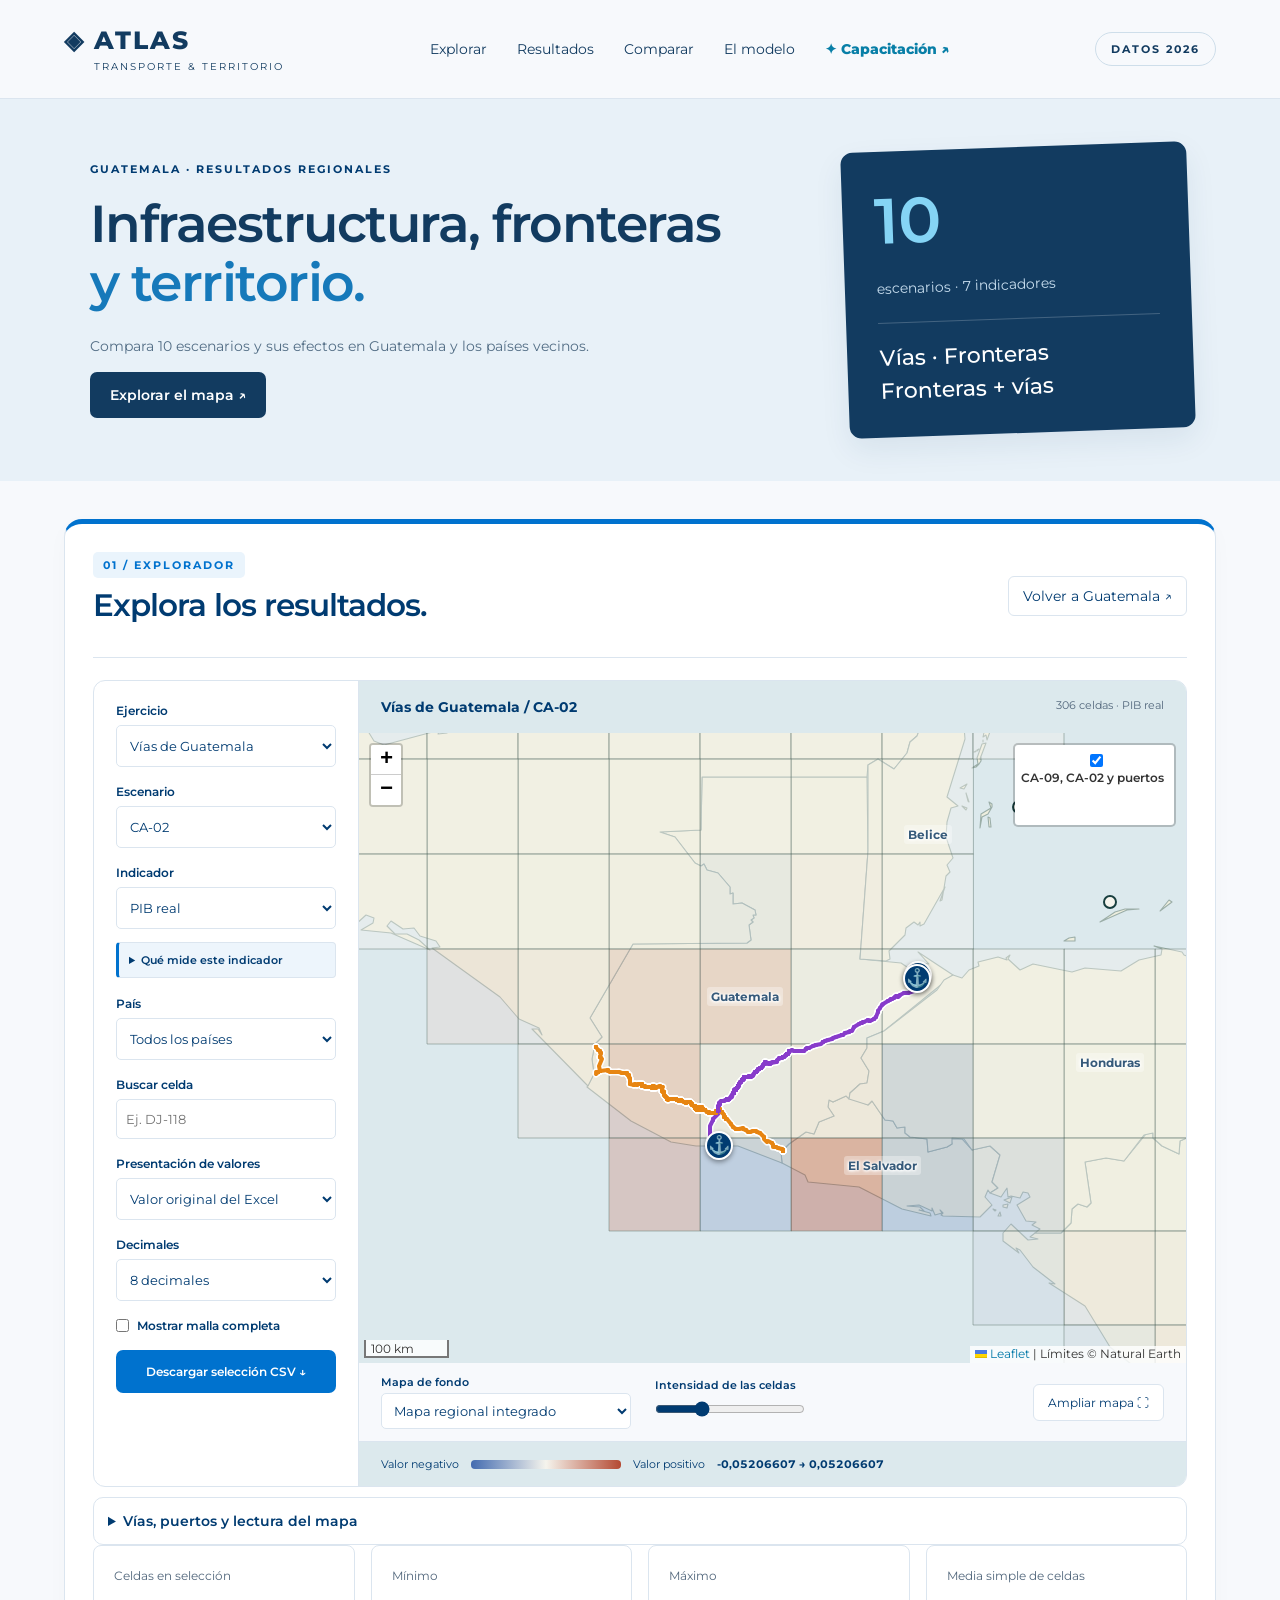
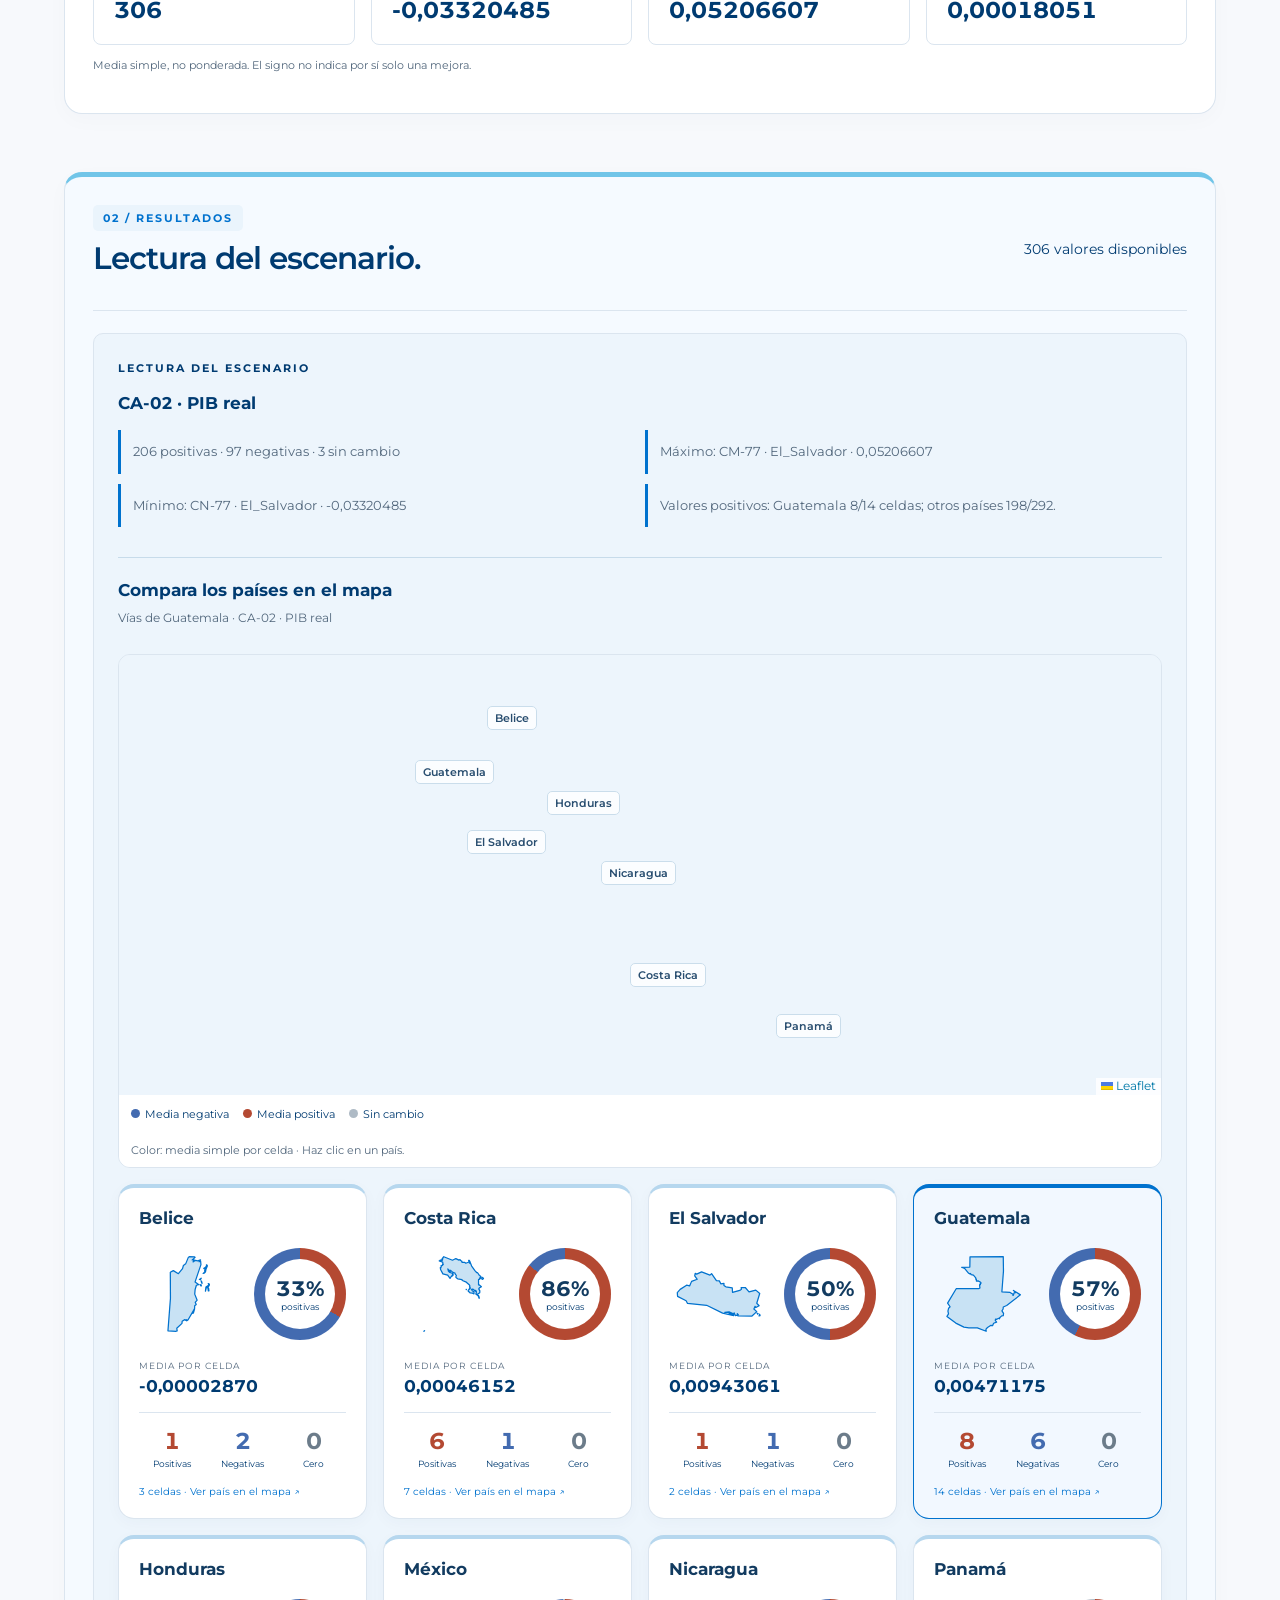
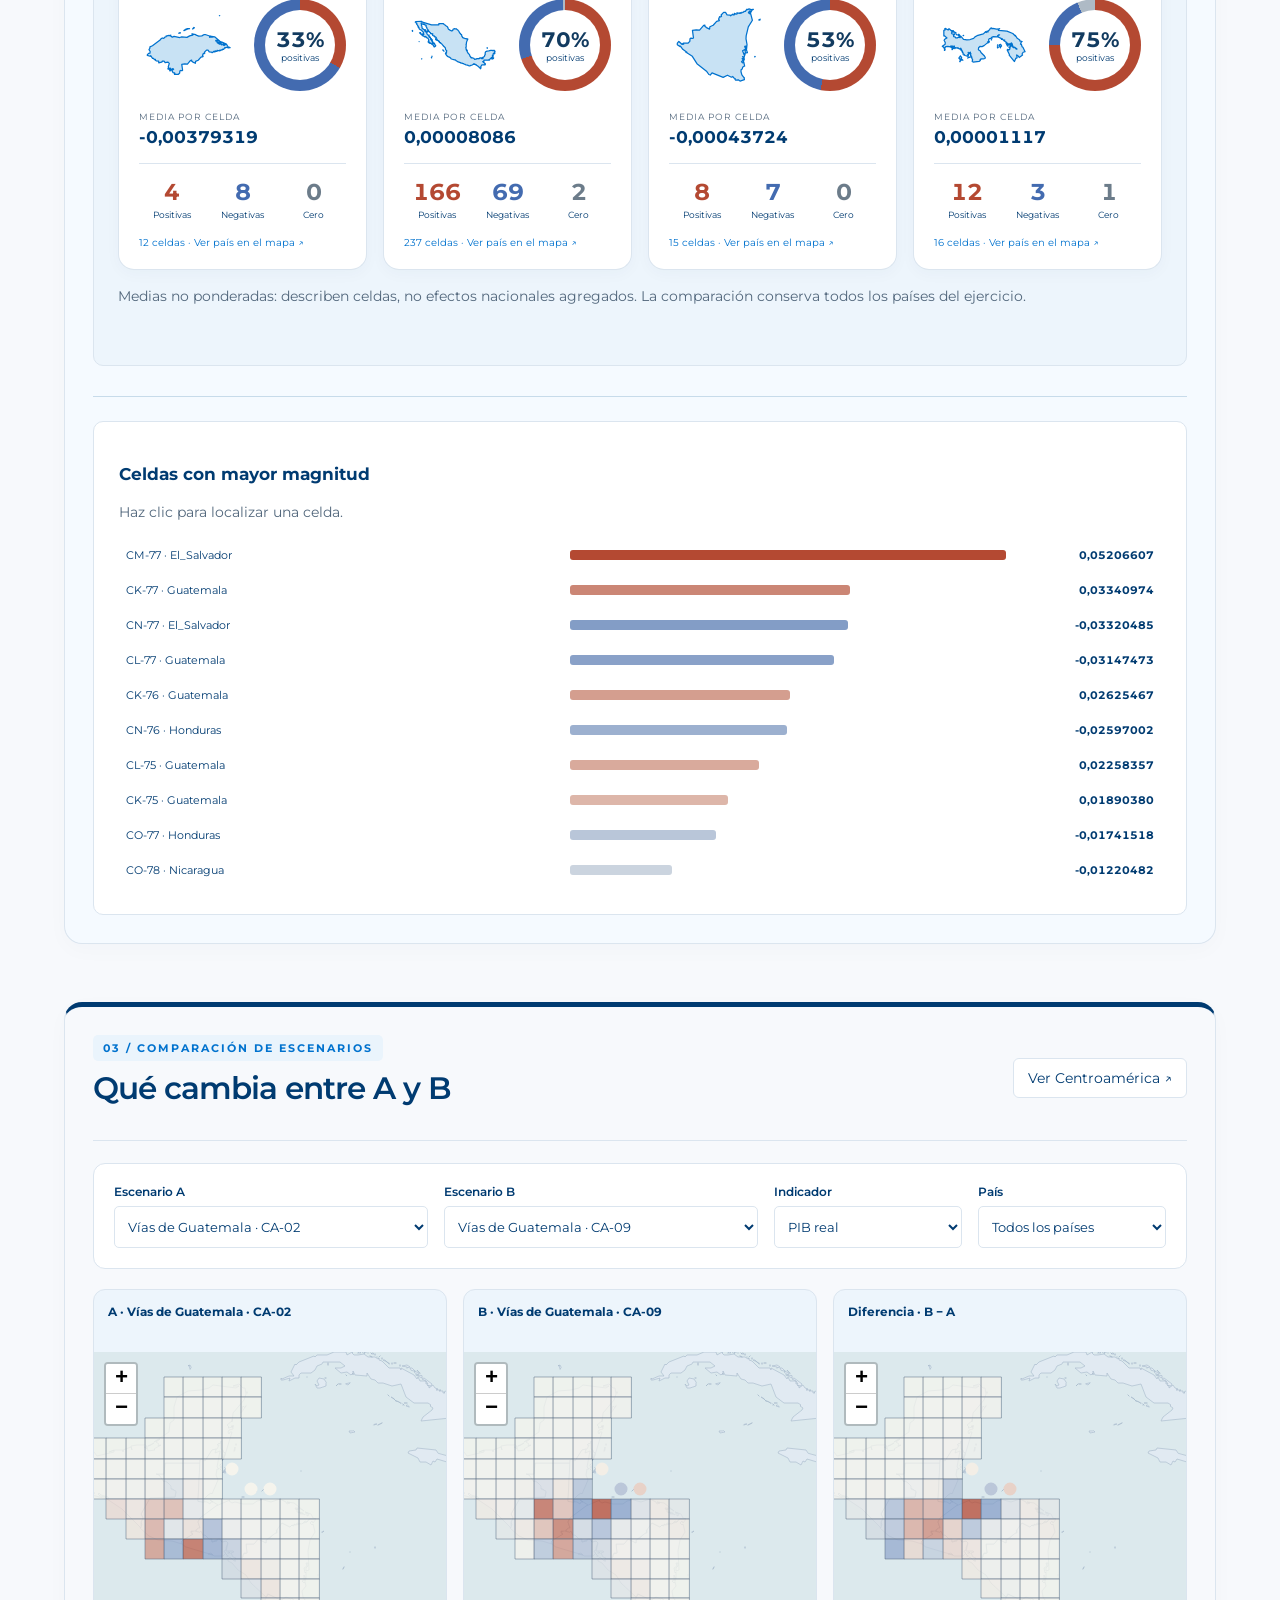
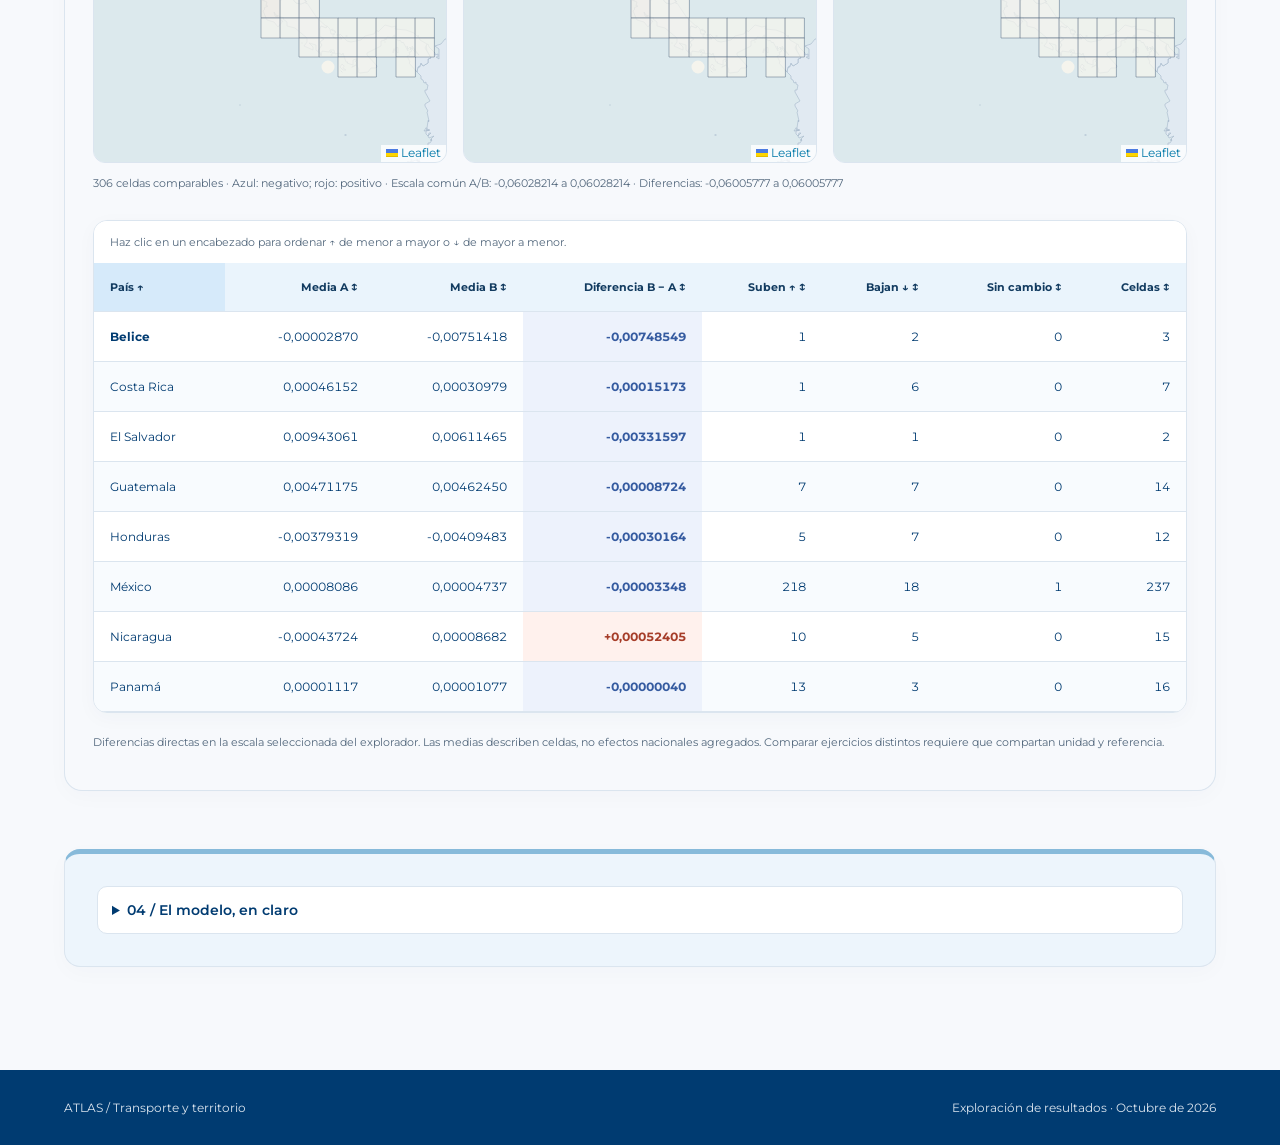
<file: index.html>
<!doctype html><html lang="es"><head><meta charset="utf-8"><meta name="viewport" content="width=device-width,initial-scale=1"><title>Guatemala · Transporte y territorio</title><link rel="stylesheet" href="leaflet.css"><link rel="stylesheet" href="style.css?v=20261009-bloques"></head><body>
<header><a class="brand" href="#">◈ ATLAS <small>TRANSPORTE & TERRITORIO</small></a><nav><a href="#explorar">Explorar</a><a href="#resultados">Resultados</a><a href="#comparar">Comparar</a><a href="#modelo">El modelo</a><a href="capacitacion.html" style="color:#087fa7;font-weight:800">✦ Capacitación ↗</a></nav><span class="badge">DATOS 2026</span></header>
<section class="hero"><div><div class="eyebrow">GUATEMALA · RESULTADOS REGIONALES</div><h1>Infraestructura, fronteras<br><em>y territorio.</em></h1><p>Compara 10 escenarios y sus efectos en Guatemala y los países vecinos.</p><a class="button" href="#explorar">Explorar el mapa ↗</a></div><div class="hero-aside"><span>10</span><p>escenarios · 7 indicadores</p><b>Vías · Fronteras<br>Fronteras + vías</b></div></section>
<main><section id="explorar"><div class="section-head"><div><span class="eyebrow">01 / EXPLORADOR</span><h2>Explora los resultados.</h2></div><button id="reset">Volver a Guatemala ↗</button></div><div class="workspace"><aside><label>Ejercicio<select id="dataset"></select></label><label>Escenario<select id="scenario"></select></label><label>Indicador<select id="metric"></select></label><details class="indicator-guide"><summary>Qué mide este indicador</summary><b id="indicatorname"></b><p id="indicatorhelp"></p></details><label>País<select id="country"></select></label><label>Buscar celda<input id="search" placeholder="Ej. DJ-118"></label><label>Presentación de valores<select id="unit"><option value="1">Valor original del Excel</option><option value="100">×100: % si el original es proporción</option></select></label><label>Decimales<select id="decimals"><option value="6">6 decimales</option><option value="8" selected>8 decimales</option><option value="10">10 decimales</option></select></label><label class="check"><input type="checkbox" id="grid">Mostrar malla completa</label><button class="button" id="export">Descargar selección CSV ↓</button></aside><div class="map-shell"><div class="map-top"><b id="maptitle">Cargando datos…</b><span id="coverage"></span></div><div id="map"></div><div class="map-tools"><label>Mapa de fondo<select id="basemap"><option value="streets" selected>OpenStreetMap · ciudades y vías</option><option value="local">Mapa regional integrado</option><option value="satellite">Imagen satelital</option></select></label><label>Intensidad de las celdas<input id="opacity" type="range" min="15" max="85" value="35"></label><button id="fullscreen">Ampliar mapa ⛶</button></div><div class="legend"><span>Valor negativo</span><i></i><span>Valor positivo</span><b id="range"></b></div></div></div><details class="map-notes"><summary>Vías, puertos y lectura del mapa</summary><p class="fine"><span style="color:#883ccb">━━ CA-09</span> · <span style="color:#e78512">━━ CA-02</span> · ⚓ Puertos. CA-09 y CA-02 extraídas de la red OpenStreetMap de Guatemala por referencia, nombre y relaciones. Ubicaciones portuarias aproximadas; estas capas no delimitan la intervención. Aleja el mapa para explorar los resultados regionales.</p><p class="fine" id="geonote"></p></details><div class="stats"><article><span>Celdas en selección</span><strong id="n">—</strong></article><article><span>Mínimo</span><strong id="min">—</strong></article><article><span>Máximo</span><strong id="max">—</strong></article><article><span>Media simple de celdas</span><strong id="avg">—</strong></article></div><p class="fine">Media simple, no ponderada. El signo no indica por sí solo una mejora.</p></section>
<section id="resultados"><div class="section-head"><div><span class="eyebrow">02 / RESULTADOS</span><h2>Lectura del escenario.</h2></div><span id="count"></span></div><div class="card analysis-card"><span class="eyebrow">LECTURA DEL ESCENARIO</span><h3 id="analysistitle"></h3><div id="analysis"></div><section class="comparison-section" aria-label="Comparación regional"><div class="comparison-head"><div><h3>Compara los países en el mapa</h3><p id="countrycaption"></p></div></div><div class="comparison-layout"><div class="comparison-map-shell"><div id="countrymap" aria-label="Mapa de medias por celda por país"></div><div class="comparison-legend"><span><i style="background:#436bb0"></i>Media negativa</span><span><i style="background:#b44932"></i>Media positiva</span><span><i style="background:#aebac5"></i>Sin cambio</span></div><div class="countrymap-subtitle">Color: media simple por celda · Haz clic en un país.</div></div></div><div id="countrycards" class="country-cards"></div><p class="fine">Medias no ponderadas: describen celdas, no efectos nacionales agregados. La comparación conserva todos los países del ejercicio.</p></section></div><div class="results"><div class="card"><h3>Celdas con mayor magnitud</h3><p>Haz clic para localizar una celda.</p><div id="bars"></div></div></div></section>
<section id="comparar"><div class="section-head"><div><span class="eyebrow">03 / COMPARACIÓN DE ESCENARIOS</span><h2>Qué cambia entre A y B</h2></div><button id="comparehome">Ver Centroamérica ↗</button></div><div class="compare-controls"><label>Escenario A<select id="compareA"></select></label><label>Escenario B<select id="compareB"></select></label><label>Indicador<select id="compareMetric"></select></label><label>País<select id="compareCountry"></select></label></div><div class="compare-maps"><article class="comparison-map-shell"><h3 id="compareTitleA"></h3><div id="compareMapA" class="compare-map"></div></article><article class="comparison-map-shell"><h3 id="compareTitleB"></h3><div id="compareMapB" class="compare-map"></div></article><article class="comparison-map-shell"><h3>Diferencia · B − A</h3><div id="compareMapD" class="compare-map"></div></article></div><p class="fine" id="compareScale"></p><div id="compareCards" class="compare-cards"></div><p class="fine">Diferencias directas en la escala seleccionada del explorador. Las medias describen celdas, no efectos nacionales agregados. Comparar ejercicios distintos requiere que compartan unidad y referencia.</p></section><section id="modelo" class="model-section"><details><summary>04 / El modelo, en claro</summary><div class="model-visual-title"><span class="eyebrow">ASÍ FUNCIONA EL EJERCICIO</span><h2>Mejor conexión → respuestas económicas → efectos regionales</h2></div>
<div class="model-facts"><article><strong>306</strong><span>celdas regionales</span></article><article><strong>1° × 1°</strong><span>malla de referencia</span></article><article><strong>10</strong><span>escenarios</span></article><article><strong>7</strong><span>indicadores</span></article></div>
<div class="model-visual-flow"><article><div class="model-symbol">⇄</div><small>01 / INTERVENCIÓN</small><h3>Vías y fronteras</h3><p>CA-02 · CA-09 · Fricciones fronterizas</p></article><article><div class="model-symbol">◎</div><small>02 / CONECTIVIDAD</small><h3>Acceso a mercados</h3><p>Cambian los costos de conectar territorios.</p></article><article><div class="model-symbol">⚙</div><small>03 / RESPUESTA</small><h3>Hogares y empresas</h3><p>Se ajustan comercio, producción y localización.</p></article><article><div class="model-symbol">▦</div><small>04 / RESULTADOS</small><h3>Efectos por celda</h3><p>Distintos signos y magnitudes en la región.</p></article></div>
<div class="model-region-callout"><span>Guatemala</span><b>⇄</b><span>Países vecinos</span><p>Los efectos pueden transmitirse mediante mercados conectados.</p></div>
<h3 class="model-subheading">Tres ejercicios, diez escenarios</h3><div class="model-scenarios infographic-scenarios"><article><span class="scenario-number">3</span><h3>Vías</h3><div class="scenario-chips"><span>CA-02</span><span>CA-09</span><span>Ambas</span></div></article><article><span class="scenario-number">4</span><h3>Fronteras</h3><div class="scenario-chips"><span>Base</span><span>CA-02</span><span>CA-09</span><span>Ambas</span></div></article><article><span class="scenario-number">3</span><h3>Fronteras + vías</h3><div class="scenario-chips"><span>CA-02</span><span>CA-09</span><span>Ambas</span></div></article></div>
<h3 class="model-subheading">Siete lentes para leer el territorio</h3><div class="model-lenses"><article><span>◈</span><b>PIB real</b><small>Producción real</small></article><article><span>♙</span><b>Población · l</b><small>Distribución territorial</small></article><article><span>↗</span><b>Productividad · τ</b><small>Productividad de la celda</small></article><article><span>♡</span><b>Bienestar · u</b><small>Utilidad de residentes</small></article><article><span>$</span><b>Salarios · w</b><small>Resultado salarial</small></article><article><span>⇄</span><b>Comercio total</b><small>Comercio por celda</small></article><article><span>◎</span><b>Apertura comercial</b><small>Índice de apertura</small></article></div>
</details></section></main><footer>ATLAS / Transporte y territorio <span>Exploración de resultados · Octubre de 2026</span></footer><script src="leaflet.js"></script><script src="app.js?v=20261009-bloques"></script></body></html>
</file>
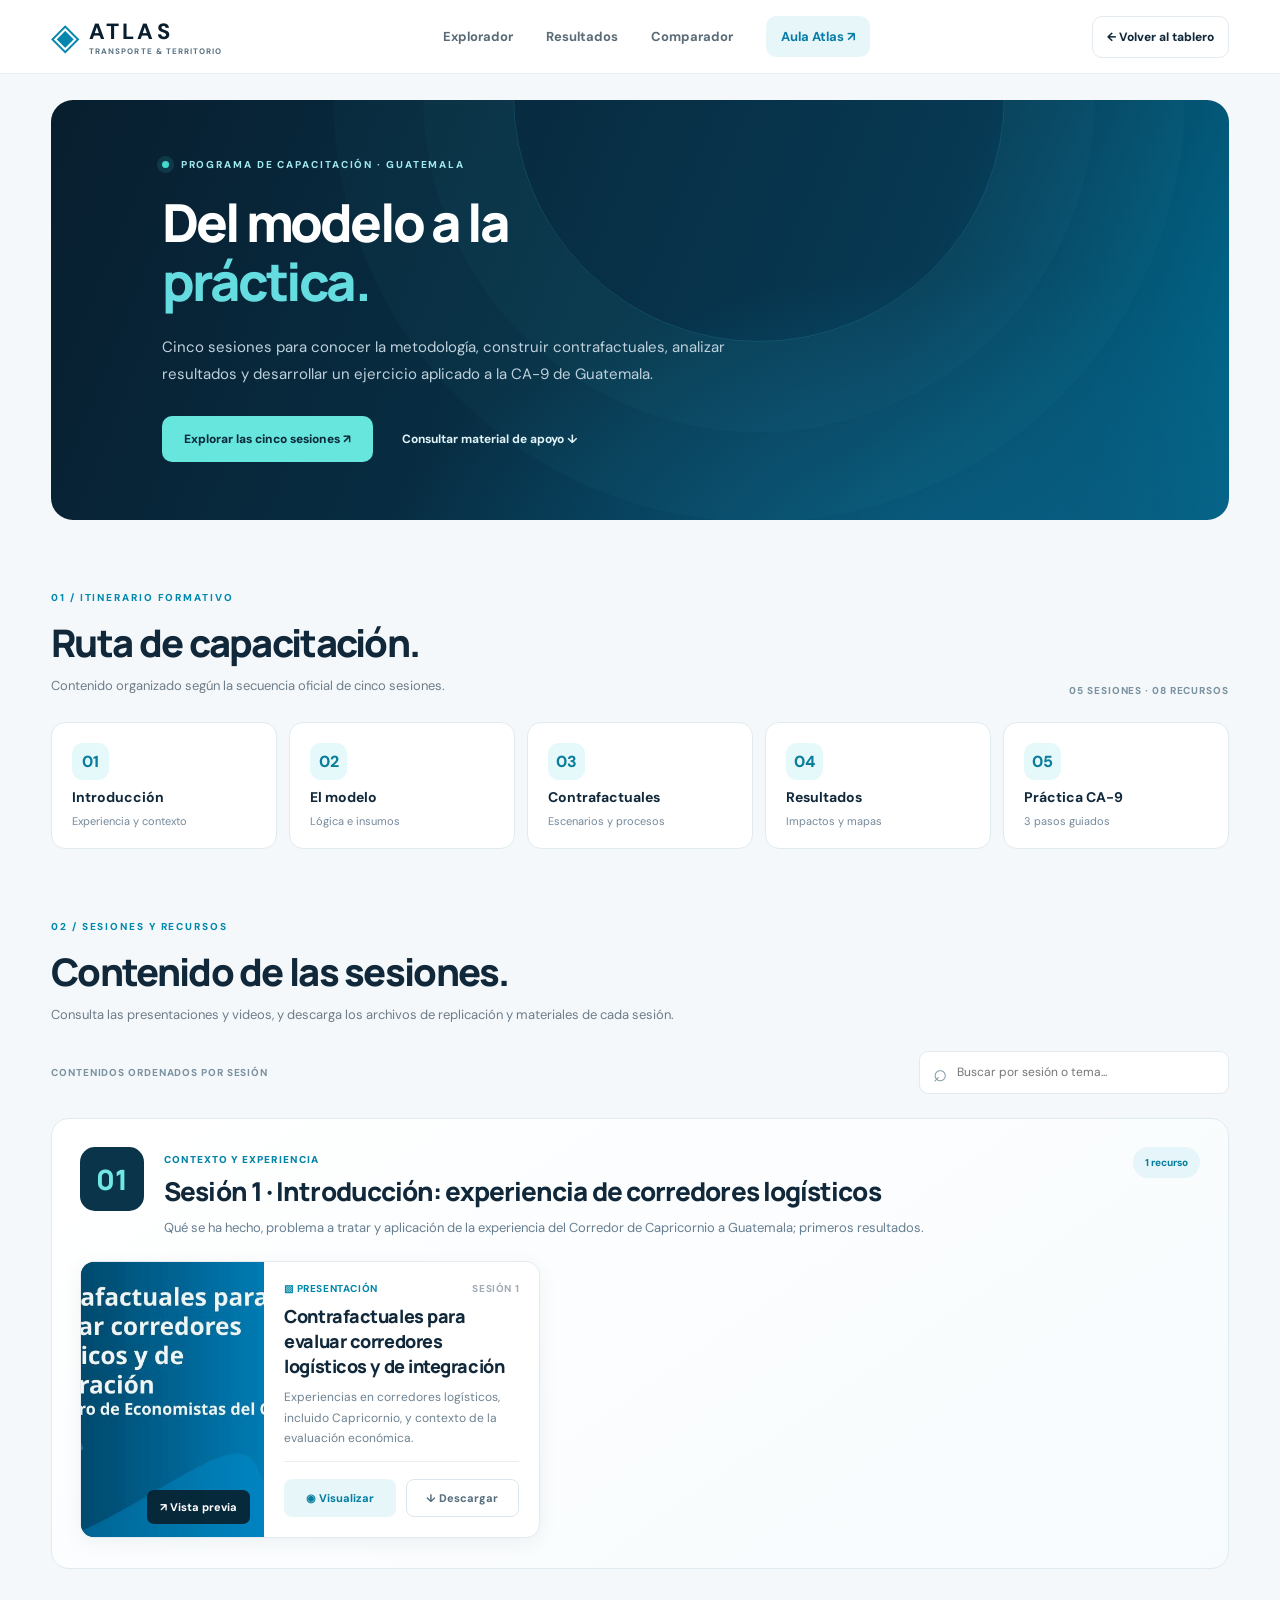
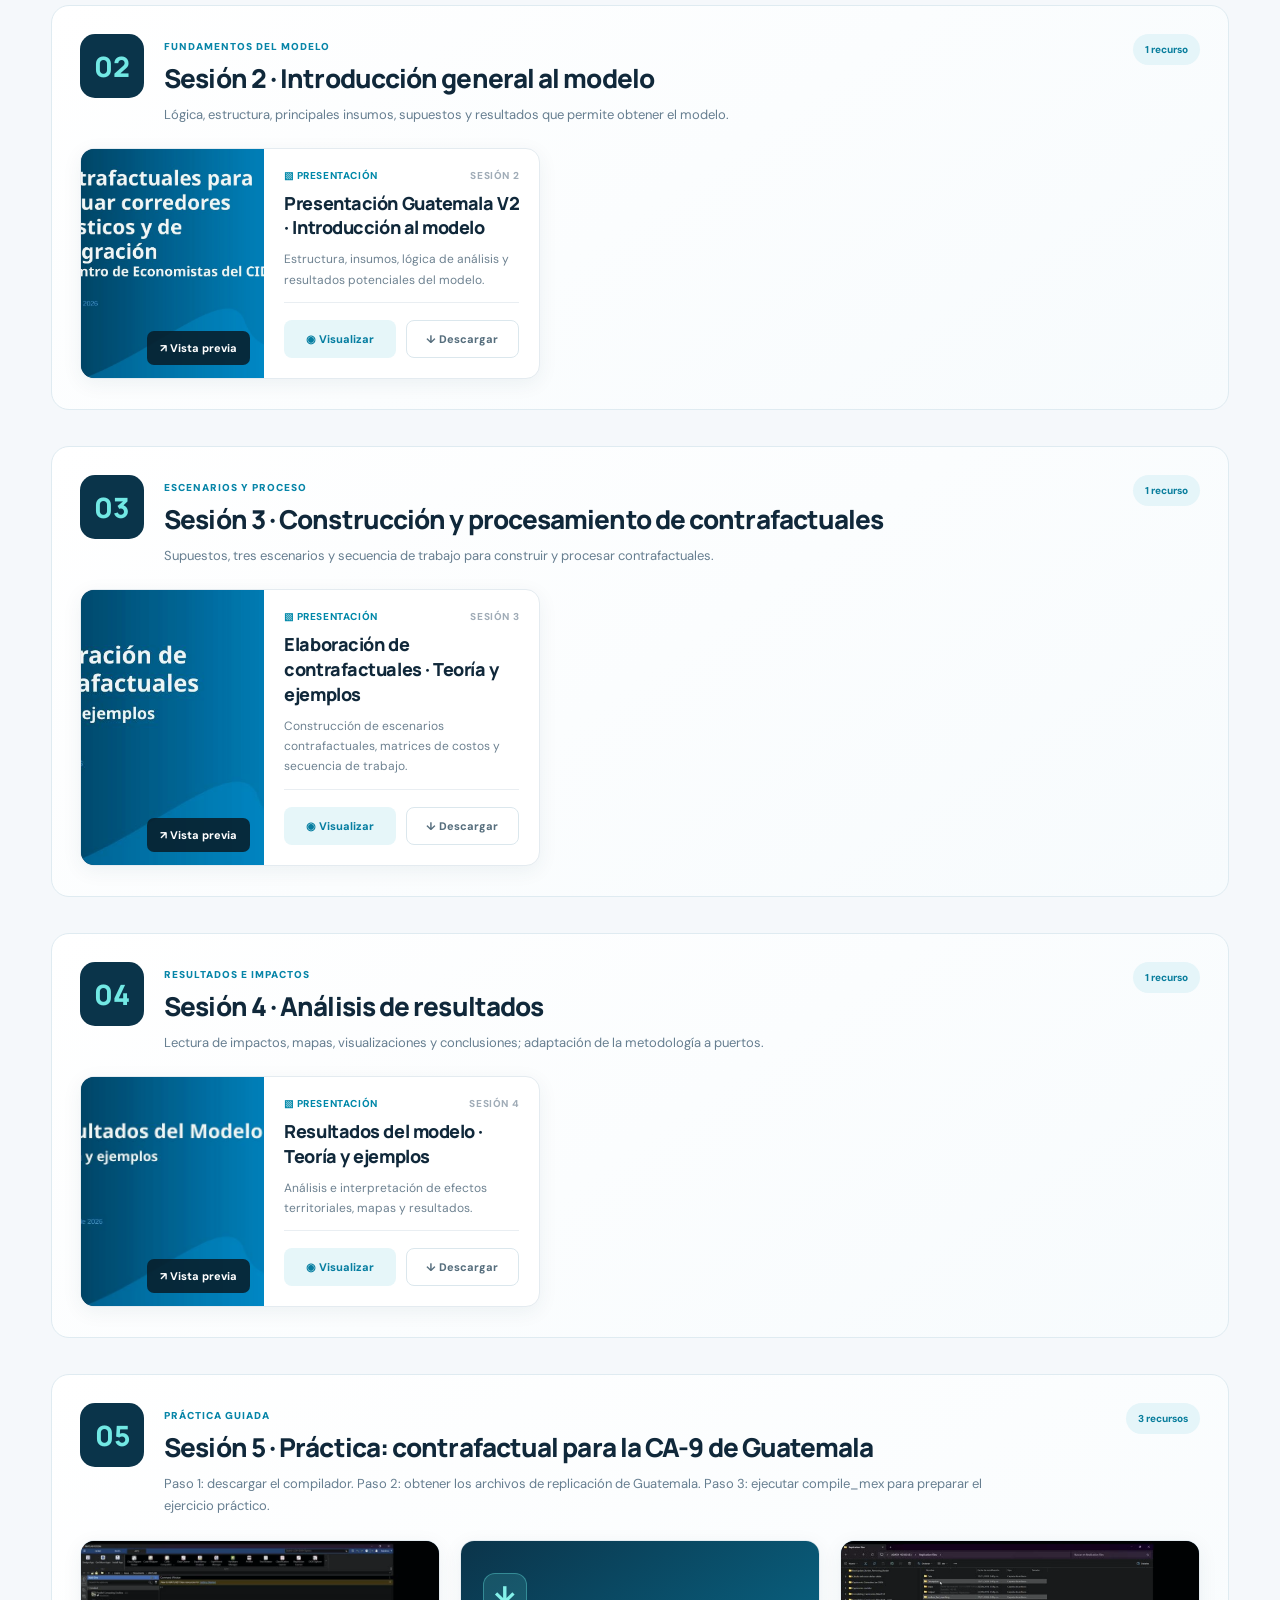
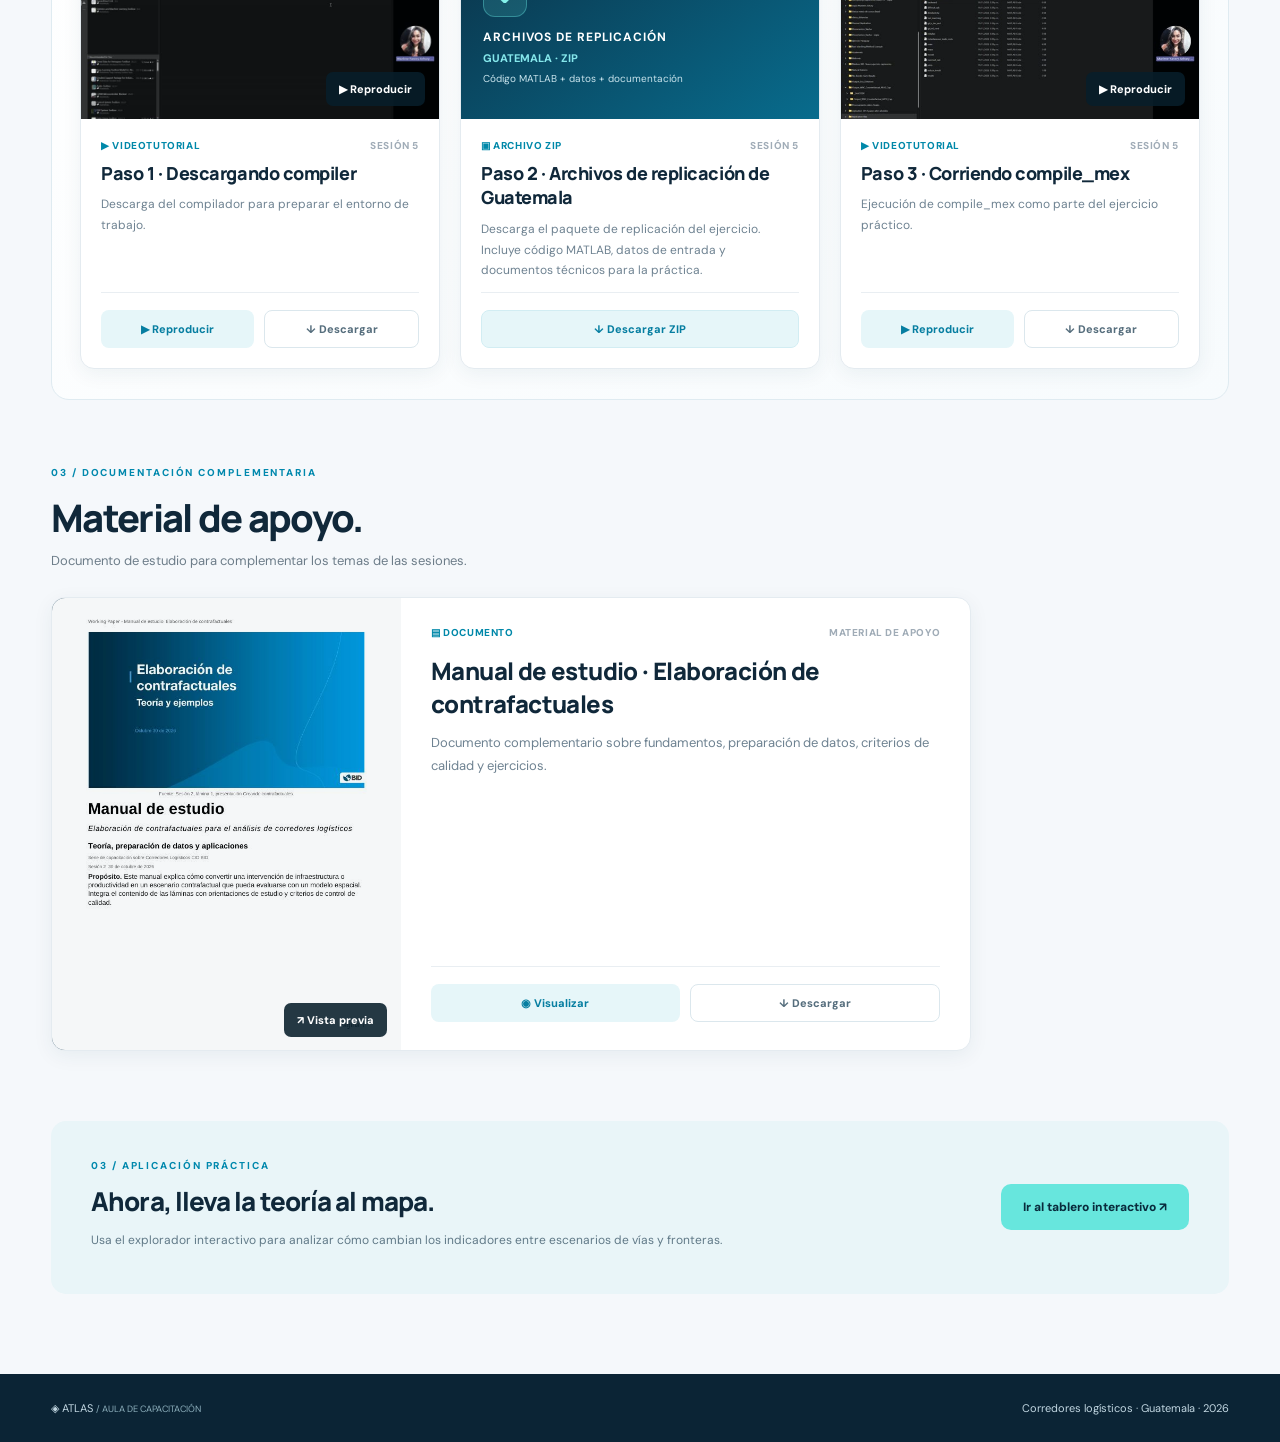
<file: capacitacion.html>
<!doctype html>
<html lang="es"><head><meta charset="utf-8"><meta name="viewport" content="width=device-width,initial-scale=1"><meta name="theme-color" content="#091d2d"><title>Aula Atlas · Capacitación</title><link rel="stylesheet" href="capacitacion.css"></head>
<body>
<header class="topbar"><a class="logo" href="index.html"><span class="logo-symbol">◈</span><span><b>ATLAS</b><small>TRANSPORTE & TERRITORIO</small></span></a><nav><a href="index.html#explorar">Explorador</a><a href="index.html#resultados">Resultados</a><a href="index.html#comparar">Comparador</a><a class="active" href="capacitacion.html">Aula Atlas <span>↗</span></a></nav><a class="back" href="index.html">← Volver al tablero</a></header>
<main>
<section class="hero"><div class="hero-glow"></div><div class="hero-content"><div class="eyebrow"><span class="live-dot"></span> PROGRAMA DE CAPACITACIÓN · GUATEMALA</div><h1>Del modelo a la<br><em>práctica.</em></h1><p>Cinco sesiones para conocer la metodología, construir contrafactuales, analizar resultados y desarrollar un ejercicio aplicado a la CA-9 de Guatemala.</p><div class="hero-actions"><a href="#ruta" class="primary">Explorar las cinco sesiones ↗</a><a href="#apoyo" class="secondary">Consultar material de apoyo ↓</a></div></div></section>
<section class="ruta" id="ruta"><div class="section-title"><div><span class="overline">01 / ITINERARIO FORMATIVO</span><h2>Ruta de capacitación.</h2><p>Contenido organizado según la secuencia oficial de cinco sesiones.</p></div><span class="small-note">05 SESIONES · 08 RECURSOS</span></div><div class="session-timeline"><a href="#s1"><span>01</span><b>Introducción</b><small>Experiencia y contexto</small></a><a href="#s2"><span>02</span><b>El modelo</b><small>Lógica e insumos</small></a><a href="#s3"><span>03</span><b>Contrafactuales</b><small>Escenarios y procesos</small></a><a href="#s4"><span>04</span><b>Resultados</b><small>Impactos y mapas</small></a><a href="#s5"><span>05</span><b>Práctica CA-9</b><small>3 pasos guiados</small></a></div></section>
<section id="biblioteca" class="biblioteca"><div class="section-title"><div><span class="overline">02 / SESIONES Y RECURSOS</span><h2>Contenido de las sesiones.</h2><p>Consulta las presentaciones y videos, y descarga los archivos de replicación y materiales de cada sesión.</p></div></div><div class="library-controls"><span class="small-note">CONTENIDOS ORDENADOS POR SESIÓN</span><label class="search"><span>⌕</span><input id="searchInput" type="search" placeholder="Buscar por sesión o tema..." aria-label="Buscar materiales"></label></div><div id="sessions"></div><section class="support-section" id="apoyo"><div class="section-title"><div><span class="overline">03 / DOCUMENTACIÓN COMPLEMENTARIA</span><h2>Material de apoyo.</h2><p>Documento de estudio para complementar los temas de las sesiones.</p></div></div><div class="resource-grid" id="support"></div></section><div id="empty" class="empty" hidden>No hay recursos para esa búsqueda.</div></section>
<section class="outro"><div><span class="overline">03 / APLICACIÓN PRÁCTICA</span><h2>Ahora, lleva la teoría al mapa.</h2><p>Usa el explorador interactivo para analizar cómo cambian los indicadores entre escenarios de vías y fronteras.</p></div><a href="index.html#explorar" class="primary">Ir al tablero interactivo ↗</a></section>
</main><footer><span>◈ ATLAS <small>/ AULA DE CAPACITACIÓN</small></span><span>Corredores logísticos · Guatemala · 2026</span></footer>
<div class="modal" id="viewer" hidden role="dialog" aria-modal="true" aria-labelledby="viewerTitle"><div class="modal-scrim" data-close></div><section class="modal-panel"><div class="modal-top"><div><span id="viewerType" class="viewer-type"></span><h2 id="viewerTitle"></h2></div><div class="modal-buttons"><a id="viewerDownload" class="dl" download>↓ Descargar original</a><button type="button" id="viewerClose" aria-label="Cerrar vista previa">×</button></div></div><div class="viewer-body" id="viewerBody"></div><div class="viewer-foot"><span id="viewerNote"></span><a id="viewerOpen" target="_blank" rel="noopener">Abrir en otra pestaña ↗</a></div></section></div>
<script src="capacitacion.js"></script></body></html>
</file>
<file: leaflet.css>
/* required styles */

.leaflet-pane,
.leaflet-tile,
.leaflet-marker-icon,
.leaflet-marker-shadow,
.leaflet-tile-container,
.leaflet-pane > svg,
.leaflet-pane > canvas,
.leaflet-zoom-box,
.leaflet-image-layer,
.leaflet-layer {
	position: absolute;
	left: 0;
	top: 0;
	}
.leaflet-container {
	overflow: hidden;
	}
.leaflet-tile,
.leaflet-marker-icon,
.leaflet-marker-shadow {
	-webkit-user-select: none;
	   -moz-user-select: none;
	        user-select: none;
	  -webkit-user-drag: none;
	}
/* Prevents IE11 from highlighting tiles in blue */
.leaflet-tile::selection {
	background: transparent;
}
/* Safari renders non-retina tile on retina better with this, but Chrome is worse */
.leaflet-safari .leaflet-tile {
	image-rendering: -webkit-optimize-contrast;
	}
/* hack that prevents hw layers "stretching" when loading new tiles */
.leaflet-safari .leaflet-tile-container {
	width: 1600px;
	height: 1600px;
	-webkit-transform-origin: 0 0;
	}
.leaflet-marker-icon,
.leaflet-marker-shadow {
	display: block;
	}
/* .leaflet-container svg: reset svg max-width decleration shipped in Joomla! (joomla.org) 3.x */
/* .leaflet-container img: map is broken in FF if you have max-width: 100% on tiles */
.leaflet-container .leaflet-overlay-pane svg {
	max-width: none !important;
	max-height: none !important;
	}
.leaflet-container .leaflet-marker-pane img,
.leaflet-container .leaflet-shadow-pane img,
.leaflet-container .leaflet-tile-pane img,
.leaflet-container img.leaflet-image-layer,
.leaflet-container .leaflet-tile {
	max-width: none !important;
	max-height: none !important;
	width: auto;
	padding: 0;
	}

.leaflet-container img.leaflet-tile {
	/* See: https://bugs.chromium.org/p/chromium/issues/detail?id=600120 */
	mix-blend-mode: plus-lighter;
}

.leaflet-container.leaflet-touch-zoom {
	-ms-touch-action: pan-x pan-y;
	touch-action: pan-x pan-y;
	}
.leaflet-container.leaflet-touch-drag {
	-ms-touch-action: pinch-zoom;
	/* Fallback for FF which doesn't support pinch-zoom */
	touch-action: none;
	touch-action: pinch-zoom;
}
.leaflet-container.leaflet-touch-drag.leaflet-touch-zoom {
	-ms-touch-action: none;
	touch-action: none;
}
.leaflet-container {
	-webkit-tap-highlight-color: transparent;
}
.leaflet-container a {
	-webkit-tap-highlight-color: rgba(51, 181, 229, 0.4);
}
.leaflet-tile {
	filter: inherit;
	visibility: hidden;
	}
.leaflet-tile-loaded {
	visibility: inherit;
	}
.leaflet-zoom-box {
	width: 0;
	height: 0;
	-moz-box-sizing: border-box;
	     box-sizing: border-box;
	z-index: 800;
	}
/* workaround for https://bugzilla.mozilla.org/show_bug.cgi?id=888319 */
.leaflet-overlay-pane svg {
	-moz-user-select: none;
	}

.leaflet-pane         { z-index: 400; }

.leaflet-tile-pane    { z-index: 200; }
.leaflet-overlay-pane { z-index: 400; }
.leaflet-shadow-pane  { z-index: 500; }
.leaflet-marker-pane  { z-index: 600; }
.leaflet-tooltip-pane   { z-index: 650; }
.leaflet-popup-pane   { z-index: 700; }

.leaflet-map-pane canvas { z-index: 100; }
.leaflet-map-pane svg    { z-index: 200; }

.leaflet-vml-shape {
	width: 1px;
	height: 1px;
	}
.lvml {
	behavior: url(#default#VML);
	display: inline-block;
	position: absolute;
	}


/* control positioning */

.leaflet-control {
	position: relative;
	z-index: 800;
	pointer-events: visiblePainted; /* IE 9-10 doesn't have auto */
	pointer-events: auto;
	}
.leaflet-top,
.leaflet-bottom {
	position: absolute;
	z-index: 1000;
	pointer-events: none;
	}
.leaflet-top {
	top: 0;
	}
.leaflet-right {
	right: 0;
	}
.leaflet-bottom {
	bottom: 0;
	}
.leaflet-left {
	left: 0;
	}
.leaflet-control {
	float: left;
	clear: both;
	}
.leaflet-right .leaflet-control {
	float: right;
	}
.leaflet-top .leaflet-control {
	margin-top: 10px;
	}
.leaflet-bottom .leaflet-control {
	margin-bottom: 10px;
	}
.leaflet-left .leaflet-control {
	margin-left: 10px;
	}
.leaflet-right .leaflet-control {
	margin-right: 10px;
	}


/* zoom and fade animations */

.leaflet-fade-anim .leaflet-popup {
	opacity: 0;
	-webkit-transition: opacity 0.2s linear;
	   -moz-transition: opacity 0.2s linear;
	        transition: opacity 0.2s linear;
	}
.leaflet-fade-anim .leaflet-map-pane .leaflet-popup {
	opacity: 1;
	}
.leaflet-zoom-animated {
	-webkit-transform-origin: 0 0;
	    -ms-transform-origin: 0 0;
	        transform-origin: 0 0;
	}
svg.leaflet-zoom-animated {
	will-change: transform;
}

.leaflet-zoom-anim .leaflet-zoom-animated {
	-webkit-transition: -webkit-transform 0.25s cubic-bezier(0,0,0.25,1);
	   -moz-transition:    -moz-transform 0.25s cubic-bezier(0,0,0.25,1);
	        transition:         transform 0.25s cubic-bezier(0,0,0.25,1);
	}
.leaflet-zoom-anim .leaflet-tile,
.leaflet-pan-anim .leaflet-tile {
	-webkit-transition: none;
	   -moz-transition: none;
	        transition: none;
	}

.leaflet-zoom-anim .leaflet-zoom-hide {
	visibility: hidden;
	}


/* cursors */

.leaflet-interactive {
	cursor: pointer;
	}
.leaflet-grab {
	cursor: -webkit-grab;
	cursor:    -moz-grab;
	cursor:         grab;
	}
.leaflet-crosshair,
.leaflet-crosshair .leaflet-interactive {
	cursor: crosshair;
	}
.leaflet-popup-pane,
.leaflet-control {
	cursor: auto;
	}
.leaflet-dragging .leaflet-grab,
.leaflet-dragging .leaflet-grab .leaflet-interactive,
.leaflet-dragging .leaflet-marker-draggable {
	cursor: move;
	cursor: -webkit-grabbing;
	cursor:    -moz-grabbing;
	cursor:         grabbing;
	}

/* marker & overlays interactivity */
.leaflet-marker-icon,
.leaflet-marker-shadow,
.leaflet-image-layer,
.leaflet-pane > svg path,
.leaflet-tile-container {
	pointer-events: none;
	}

.leaflet-marker-icon.leaflet-interactive,
.leaflet-image-layer.leaflet-interactive,
.leaflet-pane > svg path.leaflet-interactive,
svg.leaflet-image-layer.leaflet-interactive path {
	pointer-events: visiblePainted; /* IE 9-10 doesn't have auto */
	pointer-events: auto;
	}

/* visual tweaks */

.leaflet-container {
	background: #ddd;
	outline-offset: 1px;
	}
.leaflet-container a {
	color: #0078A8;
	}
.leaflet-zoom-box {
	border: 2px dotted #38f;
	background: rgba(255,255,255,0.5);
	}


/* general typography */
.leaflet-container {
	font-family: "Helvetica Neue", Arial, Helvetica, sans-serif;
	font-size: 12px;
	font-size: 0.75rem;
	line-height: 1.5;
	}


/* general toolbar styles */

.leaflet-bar {
	box-shadow: 0 1px 5px rgba(0,0,0,0.65);
	border-radius: 4px;
	}
.leaflet-bar a {
	background-color: #fff;
	border-bottom: 1px solid #ccc;
	width: 26px;
	height: 26px;
	line-height: 26px;
	display: block;
	text-align: center;
	text-decoration: none;
	color: black;
	}
.leaflet-bar a,
.leaflet-control-layers-toggle {
	background-position: 50% 50%;
	background-repeat: no-repeat;
	display: block;
	}
.leaflet-bar a:hover,
.leaflet-bar a:focus {
	background-color: #f4f4f4;
	}
.leaflet-bar a:first-child {
	border-top-left-radius: 4px;
	border-top-right-radius: 4px;
	}
.leaflet-bar a:last-child {
	border-bottom-left-radius: 4px;
	border-bottom-right-radius: 4px;
	border-bottom: none;
	}
.leaflet-bar a.leaflet-disabled {
	cursor: default;
	background-color: #f4f4f4;
	color: #bbb;
	}

.leaflet-touch .leaflet-bar a {
	width: 30px;
	height: 30px;
	line-height: 30px;
	}
.leaflet-touch .leaflet-bar a:first-child {
	border-top-left-radius: 2px;
	border-top-right-radius: 2px;
	}
.leaflet-touch .leaflet-bar a:last-child {
	border-bottom-left-radius: 2px;
	border-bottom-right-radius: 2px;
	}

/* zoom control */

.leaflet-control-zoom-in,
.leaflet-control-zoom-out {
	font: bold 18px 'Lucida Console', Monaco, monospace;
	text-indent: 1px;
	}

.leaflet-touch .leaflet-control-zoom-in, .leaflet-touch .leaflet-control-zoom-out  {
	font-size: 22px;
	}


/* layers control */

.leaflet-control-layers {
	box-shadow: 0 1px 5px rgba(0,0,0,0.4);
	background: #fff;
	border-radius: 5px;
	}
.leaflet-control-layers-toggle {
	background-image: url(images/layers.png);
	width: 36px;
	height: 36px;
	}
.leaflet-retina .leaflet-control-layers-toggle {
	background-image: url(images/layers-2x.png);
	background-size: 26px 26px;
	}
.leaflet-touch .leaflet-control-layers-toggle {
	width: 44px;
	height: 44px;
	}
.leaflet-control-layers .leaflet-control-layers-list,
.leaflet-control-layers-expanded .leaflet-control-layers-toggle {
	display: none;
	}
.leaflet-control-layers-expanded .leaflet-control-layers-list {
	display: block;
	position: relative;
	}
.leaflet-control-layers-expanded {
	padding: 6px 10px 6px 6px;
	color: #333;
	background: #fff;
	}
.leaflet-control-layers-scrollbar {
	overflow-y: scroll;
	overflow-x: hidden;
	padding-right: 5px;
	}
.leaflet-control-layers-selector {
	margin-top: 2px;
	position: relative;
	top: 1px;
	}
.leaflet-control-layers label {
	display: block;
	font-size: 13px;
	font-size: 1.08333em;
	}
.leaflet-control-layers-separator {
	height: 0;
	border-top: 1px solid #ddd;
	margin: 5px -10px 5px -6px;
	}

/* Default icon URLs */
.leaflet-default-icon-path { /* used only in path-guessing heuristic, see L.Icon.Default */
	background-image: url(images/marker-icon.png);
	}


/* attribution and scale controls */

.leaflet-container .leaflet-control-attribution {
	background: #fff;
	background: rgba(255, 255, 255, 0.8);
	margin: 0;
	}
.leaflet-control-attribution,
.leaflet-control-scale-line {
	padding: 0 5px;
	color: #333;
	line-height: 1.4;
	}
.leaflet-control-attribution a {
	text-decoration: none;
	}
.leaflet-control-attribution a:hover,
.leaflet-control-attribution a:focus {
	text-decoration: underline;
	}
.leaflet-attribution-flag {
	display: inline !important;
	vertical-align: baseline !important;
	width: 1em;
	height: 0.6669em;
	}
.leaflet-left .leaflet-control-scale {
	margin-left: 5px;
	}
.leaflet-bottom .leaflet-control-scale {
	margin-bottom: 5px;
	}
.leaflet-control-scale-line {
	border: 2px solid #777;
	border-top: none;
	line-height: 1.1;
	padding: 2px 5px 1px;
	white-space: nowrap;
	-moz-box-sizing: border-box;
	     box-sizing: border-box;
	background: rgba(255, 255, 255, 0.8);
	text-shadow: 1px 1px #fff;
	}
.leaflet-control-scale-line:not(:first-child) {
	border-top: 2px solid #777;
	border-bottom: none;
	margin-top: -2px;
	}
.leaflet-control-scale-line:not(:first-child):not(:last-child) {
	border-bottom: 2px solid #777;
	}

.leaflet-touch .leaflet-control-attribution,
.leaflet-touch .leaflet-control-layers,
.leaflet-touch .leaflet-bar {
	box-shadow: none;
	}
.leaflet-touch .leaflet-control-layers,
.leaflet-touch .leaflet-bar {
	border: 2px solid rgba(0,0,0,0.2);
	background-clip: padding-box;
	}


/* popup */

.leaflet-popup {
	position: absolute;
	text-align: center;
	margin-bottom: 20px;
	}
.leaflet-popup-content-wrapper {
	padding: 1px;
	text-align: left;
	border-radius: 12px;
	}
.leaflet-popup-content {
	margin: 13px 24px 13px 20px;
	line-height: 1.3;
	font-size: 13px;
	font-size: 1.08333em;
	min-height: 1px;
	}
.leaflet-popup-content p {
	margin: 17px 0;
	margin: 1.3em 0;
	}
.leaflet-popup-tip-container {
	width: 40px;
	height: 20px;
	position: absolute;
	left: 50%;
	margin-top: -1px;
	margin-left: -20px;
	overflow: hidden;
	pointer-events: none;
	}
.leaflet-popup-tip {
	width: 17px;
	height: 17px;
	padding: 1px;

	margin: -10px auto 0;
	pointer-events: auto;

	-webkit-transform: rotate(45deg);
	   -moz-transform: rotate(45deg);
	    -ms-transform: rotate(45deg);
	        transform: rotate(45deg);
	}
.leaflet-popup-content-wrapper,
.leaflet-popup-tip {
	background: white;
	color: #333;
	box-shadow: 0 3px 14px rgba(0,0,0,0.4);
	}
.leaflet-container a.leaflet-popup-close-button {
	position: absolute;
	top: 0;
	right: 0;
	border: none;
	text-align: center;
	width: 24px;
	height: 24px;
	font: 16px/24px Tahoma, Verdana, sans-serif;
	color: #757575;
	text-decoration: none;
	background: transparent;
	}
.leaflet-container a.leaflet-popup-close-button:hover,
.leaflet-container a.leaflet-popup-close-button:focus {
	color: #585858;
	}
.leaflet-popup-scrolled {
	overflow: auto;
	}

.leaflet-oldie .leaflet-popup-content-wrapper {
	-ms-zoom: 1;
	}
.leaflet-oldie .leaflet-popup-tip {
	width: 24px;
	margin: 0 auto;

	-ms-filter: "progid:DXImageTransform.Microsoft.Matrix(M11=0.70710678, M12=0.70710678, M21=-0.70710678, M22=0.70710678)";
	filter: progid:DXImageTransform.Microsoft.Matrix(M11=0.70710678, M12=0.70710678, M21=-0.70710678, M22=0.70710678);
	}

.leaflet-oldie .leaflet-control-zoom,
.leaflet-oldie .leaflet-control-layers,
.leaflet-oldie .leaflet-popup-content-wrapper,
.leaflet-oldie .leaflet-popup-tip {
	border: 1px solid #999;
	}


/* div icon */

.leaflet-div-icon {
	background: #fff;
	border: 1px solid #666;
	}


/* Tooltip */
/* Base styles for the element that has a tooltip */
.leaflet-tooltip {
	position: absolute;
	padding: 6px;
	background-color: #fff;
	border: 1px solid #fff;
	border-radius: 3px;
	color: #222;
	white-space: nowrap;
	-webkit-user-select: none;
	-moz-user-select: none;
	-ms-user-select: none;
	user-select: none;
	pointer-events: none;
	box-shadow: 0 1px 3px rgba(0,0,0,0.4);
	}
.leaflet-tooltip.leaflet-interactive {
	cursor: pointer;
	pointer-events: auto;
	}
.leaflet-tooltip-top:before,
.leaflet-tooltip-bottom:before,
.leaflet-tooltip-left:before,
.leaflet-tooltip-right:before {
	position: absolute;
	pointer-events: none;
	border: 6px solid transparent;
	background: transparent;
	content: "";
	}

/* Directions */

.leaflet-tooltip-bottom {
	margin-top: 6px;
}
.leaflet-tooltip-top {
	margin-top: -6px;
}
.leaflet-tooltip-bottom:before,
.leaflet-tooltip-top:before {
	left: 50%;
	margin-left: -6px;
	}
.leaflet-tooltip-top:before {
	bottom: 0;
	margin-bottom: -12px;
	border-top-color: #fff;
	}
.leaflet-tooltip-bottom:before {
	top: 0;
	margin-top: -12px;
	margin-left: -6px;
	border-bottom-color: #fff;
	}
.leaflet-tooltip-left {
	margin-left: -6px;
}
.leaflet-tooltip-right {
	margin-left: 6px;
}
.leaflet-tooltip-left:before,
.leaflet-tooltip-right:before {
	top: 50%;
	margin-top: -6px;
	}
.leaflet-tooltip-left:before {
	right: 0;
	margin-right: -12px;
	border-left-color: #fff;
	}
.leaflet-tooltip-right:before {
	left: 0;
	margin-left: -12px;
	border-right-color: #fff;
	}

/* Printing */

@media print {
	/* Prevent printers from removing background-images of controls. */
	.leaflet-control {
		-webkit-print-color-adjust: exact;
		print-color-adjust: exact;
		}
	}
</file>
<file: style.css>
@import url('https://fonts.googleapis.com/css2?family=Montserrat:wght@400;500;600;700;800&display=swap');

:root{--ink:#003b71;--muted:#52677c;--cream:#f7f9fc;--line:#dbe5ef;--accent:#71c5e8}*{box-sizing:border-box}html{scroll-behavior:smooth;scroll-padding-top:25px}body{margin:0;background:var(--cream);color:var(--ink);font:14px 'Montserrat',sans-serif}header{display:flex;align-items:center;justify-content:space-between;padding:25px 5%;border-bottom:1px solid var(--line)}a{color:inherit;text-decoration:none}.brand{font:800 25px Montserrat,sans-serif;letter-spacing:2px}.brand small{display:block;font:10px 'Montserrat';letter-spacing:2px;padding:5px 0 0 30px}nav{display:flex;gap:30px}.badge,.eyebrow{font-size:11px;letter-spacing:2px;font-weight:700}.badge{border:1px solid var(--line);padding:9px 15px;border-radius:30px}.hero{padding:65px 7%;display:grid;grid-template-columns:2fr 1fr;gap:90px;background:#eaf4fc}.hero h1{font:600 clamp(35px,4.5vw,66px)/1.1 Montserrat,sans-serif;letter-spacing:-3px;margin:22px 0}.hero em{font-style:normal;color:#0072ce}.hero p{font-size:16px;line-height:1.7;max-width:530px;color:var(--muted)}.button{display:inline-block;background:var(--ink);color:white;border:0;border-radius:7px;padding:14px 20px;cursor:pointer;font-weight:600}.hero-aside{background:var(--ink);color:white;border-radius:10px;padding:27px 34px;transform:rotate(-2deg)}.hero-aside span{font:600 70px Montserrat;color:var(--accent)}.hero-aside p{font-size:13px;color:#bbc9c2}.hero-aside b{font:500 23px Montserrat}.hero-aside hr{border:0;border-top:1px solid #52706a;margin:25px 0}main{max-width:1500px;margin:auto;padding:45px 5%}section{margin-bottom:60px}h2{font:600 clamp(23px,2.4vw,34px) Montserrat;letter-spacing:-1px;margin:12px 0 24px}h3{font:700 17px Montserrat}.section-head{display:flex;justify-content:space-between;align-items:center;gap:15px}button{font:inherit;color:var(--ink);border:1px solid #dbe5ef;background:white;border-radius:6px;padding:10px 14px;cursor:pointer}button:hover{filter:brightness(.95)}.workspace{display:grid;grid-template-columns:265px 1fr;border:1px solid var(--line);border-radius:12px;overflow:hidden;background:white}aside{padding:22px;border-right:1px solid var(--line)}label{display:block;font-size:12px;font-weight:600;margin-bottom:17px}select,input{display:block;width:100%;padding:11px 9px;margin-top:7px;border:1px solid var(--line);border-radius:5px;color:var(--ink);background:#ffffff;font:13px 'Montserrat'}.check{display:flex;gap:8px;align-items:center}.check input{width:auto;margin:0}aside .button{width:100%;font-size:12px}.fine{color:var(--muted);font-size:12px;line-height:1.65}.map-top{padding:17px 22px;display:flex;justify-content:space-between;gap:10px}.map-top span{font-size:11px;color:var(--muted)}#map{height:560px;background:#edf5fc}.legend{display:flex;align-items:center;gap:12px;padding:15px 22px;font-size:11px}.legend i{width:150px;height:9px;background:linear-gradient(90deg,#436bb0,#f5f4ed,#b44932);border-radius:4px}.stats{display:grid;grid-template-columns:repeat(4,1fr);gap:16px}.stats article{background:white;border:1px solid var(--line);border-radius:8px;padding:20px}.stats span{color:var(--muted);font-size:12px}.stats strong{display:block;font:700 27px Montserrat;margin-top:12px}.results{display:grid;grid-template-columns:1fr 1fr;gap:22px}.card{background:white;border:1px solid var(--line);border-radius:10px;padding:25px}.card p,.intro,.notice p{color:var(--muted);line-height:1.7}.barrow{display:grid;grid-template-columns:80px 1fr 100px;align-items:center;gap:8px;margin:12px 0;font-size:12px}.bar{height:10px;border-radius:3px}.barrow b{text-align:right;font-size:11px}.table-wrap{max-height:400px;overflow:auto;margin:22px 0;background:white;border:1px solid var(--line);border-radius:8px}table{border-collapse:collapse;width:100%}th,td{padding:13px 20px;text-align:left;border-bottom:1px solid var(--line);font-size:12px}th{position:sticky;top:0;background:#eaf4fc}tbody tr{cursor:pointer}tbody tr:hover{background:#edf5fc}.methods{display:grid;grid-template-columns:repeat(3,1fr);gap:20px}.methods b{display:inline-block;font:600 35px Montserrat;color:#0072ce}.notice{padding:20px 26px;background:#eaf4fc;border-left:3px solid #0072ce;margin:25px 0}.download{display:inline-block;padding:12px 16px;border:1px solid var(--line);border-radius:6px;background:white;margin:5px;font-size:12px}footer{padding:30px 5%;background:var(--ink);color:#dbe5ef;font-size:12px;display:flex;justify-content:space-between}.leaflet-popup-content{font-family:'Montserrat',sans-serif;line-height:1.8}.comp{display:flex;justify-content:space-between;padding:13px 0;border-bottom:1px solid var(--line)}@media(max-width:800px){nav{gap:12px;font-size:12px}.badge{display:none}.hero{grid-template-columns:1fr;padding:35px 6%;gap:25px}.hero h1{letter-spacing:-1px}.hero-aside{display:none}.workspace{grid-template-columns:1fr}aside{display:grid;grid-template-columns:1fr 1fr;gap:10px;border-right:0}aside label{margin-bottom:5px}aside .fine{grid-column:1/-1}#map{height:450px}.stats{grid-template-columns:1fr 1fr}.stats strong{font-size:23px}.results,.methods{grid-template-columns:1fr}.map-top{flex-direction:column}.legend{flex-wrap:wrap}.section-head{align-items:flex-start}.section-head button{font-size:11px}footer{gap:20px}.brand{font-size:20px}.brand small{font-size:8px}}

.indicator-guide{background:#edf5fc;border-left:3px solid #0072ce;padding:12px;margin:-4px 0 18px;border-radius:4px}.indicator-guide b{font-size:14px}.indicator-guide p{font-size:12px;line-height:1.6;margin:7px 0;color:#52677c}.indicator-guide small{font-size:10px;overflow-wrap:anywhere;color:#52677c}.map-tools{display:flex;align-items:center;gap:24px;padding:12px 22px;background:#f7f9fc;border-bottom:1px solid var(--line)}.map-tools label{margin:0;min-width:150px;font-size:11px}.map-tools select{margin-top:4px;padding:8px}.map-tools input{padding:0;margin:8px 0;accent-color:#003b71}.map-tools button{margin-left:auto;white-space:nowrap;font-size:12px}.country-label{text-align:center;color:#365a7a;font-weight:700;font-size:12px;white-space:nowrap;text-shadow:0 1px 3px white,1px 0 3px white,-1px 0 3px white;background:none;border:0}.country-label span{padding:2px 4px;background:#ffffff55;border-radius:3px}.expanded-map{position:fixed;inset:15px;z-index:9999;background:white;border-radius:12px;box-shadow:0 0 0 40px #003b71aa;display:flex;flex-direction:column}.expanded-map #map{flex:1;height:auto;min-height:0}.expanded-map .map-top{flex-shrink:0}.map-shell{background:#dce9ed}#map{height:630px;background:#dce9ed}.leaflet-container{background:#dce9ed}@media(max-width:800px){.map-tools{gap:10px;flex-wrap:wrap}.map-tools label{min-width:110px;flex:1}#map{height:480px}.expanded-map #map{height:auto}}

.stats strong,.barrow b,td,.comp b,.legend b{font-variant-numeric:tabular-nums lining-nums}.barrow{grid-template-columns:minmax(145px,1fr) minmax(45px,1fr) 140px;cursor:pointer;padding:9px 7px;border-radius:5px;margin:3px 0}.barrow:hover,.barrow:focus-visible{background:#edf5fc;outline:2px solid #71c5e8}.barrow span{font-size:11px}.barrow b{font-size:11px}td:nth-child(n+3),th:nth-child(n+3){text-align:right}#countrytable td:nth-child(n+2){text-align:right}.comp b{text-align:right;white-space:nowrap}.analysis-card{margin-bottom:24px;background:#edf5fc}.analysis-card p{font-size:14px;line-height:1.8}.analysis-card .table-wrap{margin-bottom:0}.stats strong{font-size:clamp(16px,1.75vw,25px);overflow-wrap:anywhere}@media(max-width:600px){.barrow{grid-template-columns:120px 1fr 112px;gap:5px}.barrow b{font-size:10px}}

.route-label b{display:inline-block;color:white;padding:4px 8px;border-radius:4px;box-shadow:0 1px 5px #0005;font-size:12px;white-space:nowrap}.port-marker span{display:block;background:#003b71;color:white;border:2px solid white;border-radius:50%;text-align:center;font-size:18px;line-height:25px;box-shadow:0 2px 5px #0006}.leaflet-control-layers{font-size:11px;max-width:250px}
/* Quiet cartographic backdrop; result and infrastructure panes remain full color. */
.leaflet-tile-pane{filter:grayscale(1) saturate(0) brightness(.94) contrast(.72);opacity:.72}

.model-section{padding:32px;background:#eaf4fc;border:1px solid #dbe5ef;border-radius:16px}.model-layout{display:grid;grid-template-columns:1.2fr 1fr;gap:24px;margin:28px 0}.model-flow{padding:30px;background:#003b71;color:#fff;border-radius:12px}.model-flow ol{list-style:none;margin:25px 0;padding:0}.model-flow li{display:flex;gap:18px;position:relative;padding-bottom:28px}.model-flow li:not(:last-child):before{content:'';position:absolute;top:40px;bottom:3px;left:20px;width:1px;background:#6687a6}.model-flow li>span{flex:none;width:41px;height:41px;display:flex;align-items:center;justify-content:center;border-radius:50%;background:#71c5e8;color:#003b71;font-weight:700}.model-flow h3{margin:7px 0 10px}.model-flow p{margin:0;line-height:1.7;color:#dbe5ef;font-size:14px}.model-network{padding:15px;border-top:1px solid #52677c;color:#71c5e8;font-size:12px}.model-side{display:grid;gap:18px}.model-input{border-bottom:1px solid #e7eff7;padding:12px 0}.model-input:last-child{border:0}.model-input p{margin:6px 0;font-size:13px}.model-output{background:#f7f9fc}.metric-pills{display:flex;flex-wrap:wrap;gap:8px}.metric-pills span{padding:8px 12px;border:1px solid #cde5f7;border-radius:22px;background:white;font-size:12px}.model-reading{display:grid;grid-template-columns:repeat(4,1fr);gap:18px}.model-reading article{padding:18px;background:#ffffffa0;border-radius:8px}.model-reading b{font-size:11px;color:#0072ce}.model-reading p{font-size:13px;color:#52677c;line-height:1.7}.model-insight{margin-top:25px;border-left:3px solid #0072ce;padding:15px 22px;background:#f7f9fc}.model-insight p{line-height:1.8;margin-bottom:0;color:#52677c}@media(max-width:850px){.model-section{padding:22px 15px}.model-layout{grid-template-columns:1fr}.model-reading{grid-template-columns:1fr 1fr}.model-flow{padding:22px}header nav{flex-wrap:wrap}.model-section .section-head{flex-direction:column}}@media(max-width:500px){.model-reading{grid-template-columns:1fr}}

/* Compact blue identity */
.hero{background:#eaf4fc;padding:32px 7%;gap:40px;margin-bottom:0}.hero h1{font-size:clamp(28px,3.4vw,46px);letter-spacing:-1.5px;margin:12px 0}.hero em{color:#0072ce}.hero p{font-size:14px;line-height:1.5}.hero-aside{transform:none;padding:22px 28px}.hero-aside span{font-size:48px}.hero-aside p{color:#e1f3ff}.hero-aside b{font-size:18px}main{padding-top:28px}section{margin-bottom:32px}h2{margin:8px 0 15px}.button{background:#0072ce}.stats strong{font-size:clamp(15px,1.8vw,23px)}details{border:1px solid var(--line);border-radius:10px;padding:14px;background:white}summary{cursor:pointer;font-weight:600;color:#003b71}details[open]>summary{margin-bottom:14px}.indicator-guide{padding:10px;font-size:11px}.indicator-guide p{line-height:1.5}.map-notes{margin-top:10px}.model-steps{display:grid;grid-template-columns:repeat(4,1fr);gap:18px}.model-steps b{color:#0072ce;font-size:24px}.model-steps p{line-height:1.5;color:var(--muted)}#analysis{display:grid;grid-template-columns:repeat(2,1fr);gap:10px;margin:14px 0}#analysis p{margin:0;background:#edf5fc;border-left:3px solid #0072ce;padding:12px;font-size:13px;line-height:1.5}.analysis-card>details{margin-top:14px}.leaflet-container{font-family:Montserrat,sans-serif}.comp b,.barrow b,td,strong{font-variant-numeric:tabular-nums}.fine{font-size:11px}.legend i{background:linear-gradient(90deg,#436bb0,#f5f4ed,#b44932)}@media(max-width:700px){.model-steps{grid-template-columns:repeat(2,1fr)}#analysis{grid-template-columns:1fr}.hero{gap:18px}.hero-aside{display:none}.stats{grid-template-columns:repeat(2,1fr)}}

/* Header blocks retain the original visual structure in blue. */
header{background:#f7f9fc;color:#123b60}.hero{padding:48px 7%;gap:64px;background:#e8f1f8;align-items:center;grid-template-columns:2fr 1fr}.hero h1{font-size:clamp(32px,4.1vw,58px);line-height:1.12;color:#123b60;margin:18px 0 24px}.hero em{color:#1679ba}.hero p{color:#526d85;line-height:1.65}.hero-aside{display:block;background:#123b60;color:#fff;border-radius:12px;padding:30px 32px;transform:rotate(-2deg);box-shadow:0 12px 30px #123b6014}.hero-aside span{display:block;color:#85d4f5;font-size:64px;font-weight:600}.hero-aside p{color:#c8deef;margin:18px 0;padding-bottom:22px;border-bottom:1px solid #ffffff35}.hero-aside b{color:#fff;font-size:22px;line-height:1.5}.hero .button{background:#123b60;color:white}.badge{border:1px solid #cedeea;background:#f7f9fc}.comparison-section{margin-top:20px}.comparison-head{display:flex;align-items:center;justify-content:space-between;gap:15px}.comparison-head h3{margin:0}.comparison-head p{margin:7px 0;font-size:12px}.comparison-layout{display:grid;grid-template-columns:minmax(0,1.6fr) minmax(260px,1fr);gap:20px;margin:16px 0}.comparison-map-shell{border:1px solid #dbe5ef;border-radius:12px;overflow:hidden;background:#edf5fc}#countrymap{height:440px;background:#edf5fc}.comparison-legend{display:flex;gap:14px;flex-wrap:wrap;padding:12px;font-size:11px;background:white}.comparison-legend i{display:inline-block;width:9px;height:9px;border-radius:50%;margin-right:5px}.country-focus{background:white;border:1px solid #dbe5ef;border-radius:12px;padding:22px}.country-focus h4{font-size:23px;margin:0 0 8px}.country-focus .mean{display:block;font-size:clamp(22px,2.5vw,30px);color:#123b60;font-weight:700;font-variant-numeric:tabular-nums;margin:8px 0 18px;overflow-wrap:anywhere}.sign-strip{height:12px;display:flex;overflow:hidden;border-radius:6px;background:#dde6ed}.sign-strip span{height:100%;display:block}.sign-counts{display:flex;justify-content:space-between;gap:8px;font-size:11px;margin:10px 0 20px}.country-cards{display:grid;grid-template-columns:repeat(4,1fr);gap:10px}.country-card{padding:14px;background:white;border:1px solid #dbe5ef;text-align:left}.country-card.selected{border:2px solid #0072ce;background:#f2f8ff}.country-card strong{display:block;font-size:12px;margin-bottom:9px}.country-card b{display:block;font-size:13px;margin-bottom:9px;white-space:nowrap;font-variant-numeric:tabular-nums}.country-card small{display:block;font-size:10px;margin-top:7px}.comparison-country-label{font:600 11px Montserrat,sans-serif;color:#123b60;text-shadow:0 1px 3px white,1px 0 3px white;background:#ffffffd9;border:1px solid #c7dbea;padding:4px 7px;border-radius:5px;box-shadow:none}.country-focus .button{margin-top:6px;width:100%}.country-focus small{color:#52677c}.countrymap-subtitle{color:#52677c;font-size:11px;padding:10px 12px;background:white}@media(max-width:850px){.hero{gap:25px;padding:34px 6%}.hero-aside{padding:24px}.hero-aside span{font-size:50px}.comparison-layout{grid-template-columns:1fr}.country-cards{grid-template-columns:repeat(2,1fr)}}@media(max-width:700px){.hero{grid-template-columns:1fr}.hero-aside{display:block;transform:none;max-width:100%}.hero-aside span{font-size:42px}.hero-aside p{padding-bottom:12px;margin:10px 0}.hero-aside b{font-size:18px}#countrymap{height:340px}.comparison-head{align-items:flex-start;flex-direction:column}}

/* Country infographic: silhouettes, rings and highlighted figures. */
.country-cards{grid-template-columns:repeat(4,minmax(0,1fr));gap:16px}.infographic-country{padding:20px;border-radius:16px;box-shadow:0 4px 15px #123b6008;transition:transform .2s,box-shadow .2s;border-top:4px solid #b6d7ee}.infographic-country:hover{transform:translateY(-3px);box-shadow:0 8px 24px #123b6018;filter:none}.infographic-country.selected{border:1px solid #0072ce;border-top:4px solid #0072ce;background:#f2f8ff}.infographic-country>strong{font-size:17px;color:#123b60;margin:0}.country-visual{display:flex;align-items:center;justify-content:space-between;gap:12px;margin:16px 0}.country-silhouette{width:48%;height:100px}.country-silhouette svg{width:100%;height:100%}.country-donut{width:92px;height:92px;flex-shrink:0;border-radius:50%;padding:11px;display:grid;place-items:center}.country-donut>div{background:white;border-radius:50%;width:70px;height:70px;display:flex;align-items:center;justify-content:center;flex-direction:column}.country-donut b{font-size:21px;margin:0;color:#123b60}.country-donut small{font-size:9px;margin:0}.infographic-country>small{font-size:9px;letter-spacing:1px;color:#52677c}.infographic-country>b{font-size:clamp(14px,1.3vw,19px);margin:5px 0 16px}.infographic-counts{display:grid;grid-template-columns:repeat(3,1fr);gap:6px;border-top:1px solid #dbe5ef;padding-top:14px}.infographic-counts span{text-align:center}.infographic-counts b{font-size:23px;margin:0 0 3px}.infographic-counts small{font-size:9px;margin:0}.infographic-counts .positive b{color:#b44932}.infographic-counts .negative b{color:#436bb0}.infographic-counts .neutral b{color:#6c7c8a}.infographic-country .country-total{margin-top:16px;font-size:10px;letter-spacing:0;color:#0072ce}@media(max-width:1050px){.country-cards{grid-template-columns:repeat(2,minmax(0,1fr))}}@media(max-width:480px){.country-cards{grid-template-columns:1fr}.country-visual{justify-content:center;gap:30px}.infographic-country>b{font-size:22px}}

.model-intro{max-width:850px;margin:20px 0 28px}.model-intro p{color:#52677c;font-size:14px;line-height:1.8}.model-steps article{padding:20px;background:#edf5fc;border-radius:10px}.model-explained-grid{display:grid;grid-template-columns:1fr 1fr;gap:18px;margin-top:24px}.model-explained-grid p{font-size:13px}.model-subheading{margin:30px 0 16px;font-size:19px}.model-scenarios{display:grid;grid-template-columns:repeat(3,1fr);gap:16px}.model-scenarios article{background:#123b60;color:white;padding:22px;border-radius:12px}.model-scenarios span{color:#85d4f5;font-size:11px;font-weight:700;text-transform:uppercase;letter-spacing:1px}.model-scenarios p{color:#d4e5f2;font-size:13px;line-height:1.7}.model-indicators{display:grid;grid-template-columns:repeat(3,1fr);gap:12px}.model-indicators article{padding:18px;border:1px solid #dbe5ef;border-radius:10px}.model-indicators b{color:#0072ce;font-size:13px}.model-indicators p{font-size:12px;line-height:1.7;color:#52677c;margin-bottom:0}.model-reading-guide{margin-top:28px;padding:22px;background:#edf5fc;border-radius:12px}.model-reading-guide>div{display:grid;grid-template-columns:repeat(2,1fr);gap:18px}.model-reading-guide b{font-size:13px}.model-reading-guide p{color:#52677c;font-size:12px;line-height:1.7}@media(max-width:800px){.model-explained-grid,.model-scenarios{grid-template-columns:1fr}.model-indicators{grid-template-columns:repeat(2,1fr)}}@media(max-width:480px){.model-indicators,.model-reading-guide>div{grid-template-columns:1fr}}

.model-visual-title{margin:24px 0}.model-visual-title h2{max-width:900px;font-size:clamp(24px,2.5vw,34px)}.model-facts{display:grid;grid-template-columns:repeat(4,1fr);gap:12px;margin-bottom:26px}.model-facts article{background:#edf5fc;border-radius:12px;padding:18px;text-align:center}.model-facts strong{display:block;color:#0072ce;font-size:32px}.model-facts span{display:block;font-size:11px;color:#52677c;margin-top:7px}.model-visual-flow{display:grid;grid-template-columns:repeat(4,1fr);gap:26px}.model-visual-flow article{position:relative;background:#123b60;border-radius:14px;padding:24px 18px;color:white}.model-visual-flow article:not(:last-child):after{content:'→';position:absolute;right:-23px;top:43%;font-size:24px;color:#0072ce}.model-symbol{font-size:38px;color:#85d4f5;height:55px}.model-visual-flow small{font-size:9px;letter-spacing:1px;color:#85d4f5}.model-visual-flow h3{font-size:16px;line-height:1.4}.model-visual-flow p{color:#d4e5f2;font-size:12px;line-height:1.5}.model-region-callout{display:flex;align-items:center;justify-content:center;gap:22px;flex-wrap:wrap;padding:23px;margin:24px 0;background:#edf5fc;border-radius:12px}.model-region-callout span{padding:10px 16px;background:white;border-radius:20px;color:#123b60;font-size:13px;font-weight:600}.model-region-callout>b{font-size:28px;color:#0072ce}.model-region-callout p{flex-basis:100%;text-align:center;font-size:12px;color:#52677c;margin:0}.infographic-scenarios article{position:relative;padding:22px;background:#edf5fc;color:#123b60;border:1px solid #dbe5ef}.infographic-scenarios .scenario-number{font-size:42px;color:#0072ce;line-height:1}.scenario-chips{display:flex;gap:6px;flex-wrap:wrap}.scenario-chips span{padding:7px 10px;background:white;border:1px solid #dbe5ef;border-radius:16px;font-size:10px;color:#123b60;letter-spacing:0;text-transform:none}.model-lenses{display:grid;grid-template-columns:repeat(4,1fr);gap:12px}.model-lenses article{padding:18px;border:1px solid #dbe5ef;border-radius:12px;display:flex;flex-direction:column;gap:7px}.model-lenses article>span{font-size:26px;color:#0072ce}.model-lenses b{font-size:12px}.model-lenses small{font-size:10px;color:#52677c}.model-key{display:grid;grid-template-columns:repeat(4,1fr);gap:16px;margin-top:28px;border-top:1px solid #dbe5ef;padding-top:24px}.model-key article{padding:14px}.model-key b{display:block;font-size:12px;margin-top:12px}.model-key p{font-size:11px;color:#52677c;line-height:1.6}.model-key strong{display:block;font-size:32px;color:#0072ce;height:38px}.key-signs{display:flex;gap:8px;height:38px}.key-signs span{display:grid;place-items:center;width:35px;height:35px;border-radius:50%;color:white;background:#436bb0;font-size:23px}.key-signs span+span{background:#b44932}.key-ring{width:38px;height:38px;border-radius:50%;border:8px solid #436bb0;border-right-color:#b44932;border-top-color:#b44932}@media(max-width:850px){.model-visual-flow,.model-lenses,.model-key{grid-template-columns:repeat(2,1fr)}.model-visual-flow article:after{display:none}}@media(max-width:480px){.model-facts{grid-template-columns:repeat(2,1fr)}.model-visual-flow{grid-template-columns:1fr}.model-region-callout{gap:10px}.model-region-callout span{padding:8px 10px;font-size:11px}.model-key{gap:4px}}

.compare-controls{display:grid;grid-template-columns:2fr 2fr 1.2fr 1.2fr;gap:16px;padding:20px;background:white;border:1px solid var(--line);border-radius:12px;margin-bottom:20px}.compare-controls label{margin:0}.compare-maps{display:grid;grid-template-columns:repeat(3,minmax(0,1fr));gap:16px}.compare-maps h3{font-size:12px;padding:14px;margin:0;min-height:62px}.compare-map{height:370px}.compare-cards{display:grid;grid-template-columns:repeat(4,minmax(0,1fr));gap:14px}.compare-cards h4{font-size:18px}.compare-cards .country-focus{padding:16px}.compare-cards p{font-size:11px;color:#52677c}.compare-cards b{font-size:12px}@media(max-width:1000px){.compare-controls{grid-template-columns:1fr 1fr}.compare-cards{grid-template-columns:1fr 1fr}.compare-maps{grid-template-columns:1fr}.compare-map{height:320px}}@media(max-width:480px){.compare-controls,.compare-cards{grid-template-columns:1fr}}

.compare-infographic{background:white;border:1px solid #dbe5ef;border-radius:18px;padding:20px;box-shadow:0 5px 20px #123b6008;overflow:hidden}.compare-country-head{position:relative;min-height:74px;padding-right:80px}.compare-country-head h4{font-size:19px;color:#123b60;margin:0 0 8px}.compare-country-head>small{font-size:10px;color:#52677c}.compare-country-head .country-silhouette{position:absolute;right:0;top:-10px;width:70px;height:70px}.compare-change{background:#edf5fc;border-radius:12px;padding:14px;margin:4px 0 8px}.compare-change>small{display:block;font-size:9px;letter-spacing:.7px;font-weight:600;color:#52677c}.compare-change strong{display:block;font-size:clamp(16px,1.55vw,23px);font-variant-numeric:tabular-nums;margin:8px 0}.compare-change>span{font-size:10px;font-weight:600}.compare-change.up{color:#a63d29;background:#fff1ed}.compare-change.down{color:#355ba0;background:#edf2fc}.compare-change.unchanged{color:#52677c;background:#f0f3f6}.compare-dumbbell svg{display:block;width:100%;height:64px}.compare-values{display:flex;justify-content:space-between;gap:10px;margin:0 0 18px}.compare-values>div{min-width:0}.compare-values span{font-size:10px;color:#52677c}.compare-values span:before{content:'';display:inline-block;width:8px;height:8px;border:2px solid #003b71;border-radius:50%;margin-right:5px}.compare-values>div+div span:before{background:#0072ce;border-color:#0072ce}.compare-values b{display:block;font-size:11px;font-variant-numeric:tabular-nums;color:#123b60;margin-top:5px;white-space:nowrap}.compare-direction-counts{display:grid;grid-template-columns:repeat(3,1fr);gap:6px;margin-top:12px;text-align:center}.compare-direction-counts b{display:block;font-size:22px}.compare-direction-counts small{font-size:9px;color:#52677c}.compare-infographic .sign-strip{height:8px}@media(max-width:480px){.compare-cards{grid-template-columns:1fr}.compare-change strong{font-size:25px}.compare-values b{font-size:13px}}

#compareCards{display:block}.compare-table-wrap{max-height:none;margin:20px 0;border-radius:14px;box-shadow:0 5px 20px #123b6008}.compare-table-wrap th{font-size:11px;padding:17px 16px;background:#eaf4fc;color:#123b60;white-space:nowrap}.compare-table-wrap td{padding:17px 16px;font-size:12px;font-variant-numeric:tabular-nums;white-space:nowrap}.compare-table-wrap td:not(:first-child),.compare-table-wrap th:not(:first-child){text-align:right}.compare-table-wrap tbody tr{cursor:default}.compare-table-wrap tbody tr:nth-child(even){background:#f8fbfe}.compare-table-wrap tbody tr:first-child td:first-child{font-weight:700}.compare-table-wrap .delta-cell{font-weight:700}.compare-table-wrap .delta-up{color:#a63d29;background:#fff1ed}.compare-table-wrap .delta-down{color:#355ba0;background:#edf2fc}.compare-table-wrap .delta-zero{color:#52677c;background:#f0f3f6}

.compare-table-wrap caption{text-align:left;padding:14px 16px;color:#52677c;font-size:11px;background:white}.compare-table-wrap .sort-column{border:0;background:transparent;padding:0;color:#123b60;font-size:11px;font-weight:700;white-space:nowrap}.sort-column:focus-visible{outline:2px solid #0072ce;outline-offset:5px}.compare-table-wrap th[aria-sort=ascending],.compare-table-wrap th[aria-sort=descending]{background:#d6eafa}

.comparison-layout{grid-template-columns:1fr}.results{grid-template-columns:1fr}#countrymap{height:440px}.compare-map{height:410px}

/* Distinct main sections with clear titles and breathing room. */
main{padding-top:38px}main>section{margin:0 0 58px;padding:28px;background:white;border:1px solid #dbe5ef;border-radius:18px;box-shadow:0 6px 22px #123b6006}main>section>.section-head{padding-bottom:18px;margin-bottom:22px;border-bottom:1px solid #dbe5ef}main>section>.section-head .eyebrow{color:#0072ce;display:inline-block;padding:6px 10px;background:#eaf4fc;border-radius:5px}#explorar{border-top:5px solid #0072ce}#resultados{border-top:5px solid #71c5e8;background:#f5faff}#comparar{border-top:5px solid #003b71;background:#f7f9fc}#modelo{border-top:5px solid #87bada;background:#edf5fc}.analysis-card{padding:24px;margin-bottom:30px}.comparison-section{margin-top:30px;padding-top:22px;border-top:1px solid #c7dbea}.results{margin-top:30px;padding-top:24px;border-top:1px solid #c7dbea}.comparison-head{margin-bottom:18px}.compare-table-wrap{margin-top:28px}@media(max-width:700px){main{padding:25px 4%}main>section{padding:18px 14px;margin-bottom:36px;border-radius:12px}}
</file>
<file: capacitacion.css>
@import url('https://fonts.googleapis.com/css2?family=DM+Sans:wght@400;500;600;700;800&family=Manrope:wght@400;500;600;700;800&display=swap');
:root{--ink:#10283a;--night:#081e2e;--blue:#087ca9;--cyan:#4ce0de;--muted:#6d7d89;--line:#e3eaf0;--bg:#f5f8fb}*{box-sizing:border-box}html{scroll-behavior:smooth}body{margin:0;background:var(--bg);font-family:'DM Sans',Arial,sans-serif;color:var(--ink)}button,input{font:inherit}button,a{-webkit-tap-highlight-color:transparent}a{text-decoration:none;color:inherit}button{cursor:pointer}.topbar{height:74px;background:#fff;display:flex;align-items:center;justify-content:space-between;padding:0 max(4%,calc((100vw - 1400px)/2));border-bottom:1px solid #eaf0f3;gap:20px}.logo{display:flex;gap:10px;align-items:center;color:var(--night)}.logo-symbol{font-size:37px;color:#0486af;line-height:1}.logo b{letter-spacing:.14em;font-weight:800;font-size:22px}.logo small{display:block;letter-spacing:.13em;font-size:8px;font-weight:800;color:#5b7484}.topbar nav{display:flex;gap:33px;align-items:center}.topbar nav a{font-size:13px;font-weight:700;color:#5a6b77;transition:.2s}.topbar nav a:hover,.topbar nav a.active{color:#087ca9}.topbar nav .active{padding:12px 15px;border-radius:10px;background:#e7f7f9}.back{font-size:12px;font-weight:800;border:1px solid var(--line);border-radius:10px;padding:12px 14px;white-space:nowrap}main{max-width:1400px;margin:auto;padding:0 4%}.hero{margin:26px 0 65px;min-height:415px;position:relative;overflow:hidden;border-radius:22px;background:radial-gradient(ellipse at 80% 110%,#095d80 0,transparent 45%),linear-gradient(112deg,#081e2e,#073953 70%,#006e93);display:flex;align-items:center;justify-content:space-between;padding:55px 7%;color:#fff;gap:28px}.hero:after{content:'';position:absolute;width:490px;height:490px;border:1px solid #3fb6d433;border-radius:50%;right:19%;top:-250px;box-shadow:0 0 0 90px #4ee0e006,0 0 0 180px #4ee0e006}.hero-content,.hero-panel{position:relative;z-index:1}.eyebrow,.overline{font-size:10px;letter-spacing:.19em;font-weight:800}.eyebrow{color:#9fe9ee;display:flex;align-items:center;gap:12px}.live-dot{display:inline-block;width:7px;height:7px;background:#45d9cc;border-radius:50%;box-shadow:0 0 0 5px #45d9cc20}.hero h1{font-family:Manrope,sans-serif;font-size:clamp(37px,4.1vw,62px);font-weight:800;letter-spacing:-.055em;line-height:1.13;margin:22px 0}.hero h1 em{color:#65dcdf;font-style:normal}.hero p{max-width:610px;color:#bfd1dc;font-size:15px;line-height:1.8}.hero-actions{display:flex;flex-wrap:wrap;align-items:center;gap:14px;margin-top:28px}.primary{display:inline-flex;justify-content:center;align-items:center;gap:23px;color:#092b3c;background:#67e6dd;padding:15px 22px;border-radius:10px;font-weight:800;font-size:12px;transition:transform .2s,background .2s}.primary:hover{transform:translateY(-2px);background:#8af4ea}.secondary{font-size:12px;font-weight:700;padding:15px;color:#e1f4f7}.hero-panel{width:260px;min-width:240px;padding:26px;border:1px solid #97e6ea40;border-radius:17px;background:#ffffff10;backdrop-filter:blur(14px)}.hero-panel-icon{font-size:32px;color:#6be4e4;margin-bottom:26px}.hero-panel>span{font-size:10px;letter-spacing:.14em;color:#b3cdd8;font-weight:800;display:block}.hero-panel>b{font-family:Manrope,sans-serif;display:block;font-size:72px;line-height:1.3;letter-spacing:-.06em}.panel-line{height:1px;background:#b3deed43;margin:10px 0 21px}.hero-panel-stats{display:flex;gap:15px}.hero-panel-stats div{flex:1}.hero-panel-stats strong{font-size:22px;display:block}.hero-panel-stats small{font-size:9px;color:#b3cdd8}.section-title{display:flex;justify-content:space-between;align-items:end;gap:20px;margin-bottom:25px}.overline{color:#0088ad}.section-title h2{font:800 clamp(27px,3vw,38px) Manrope,sans-serif;letter-spacing:-.045em;margin:10px 0 7px}.section-title p{color:var(--muted);font-size:13px;margin:0;line-height:1.7}.small-note{font-size:10px;color:#7b92a0;letter-spacing:.09em;font-weight:800;white-space:nowrap}.ruta{margin-bottom:80px;scroll-margin-top:25px}.steps{display:grid;grid-template-columns:repeat(4,1fr);gap:14px}.step{text-align:left;color:var(--ink);background:white;border:1px solid var(--line);border-radius:14px;padding:21px 20px;min-height:216px;display:flex;flex-direction:column;align-items:flex-start;transition:.2s;position:relative}.step:hover{border-color:#1ca4ba;transform:translateY(-4px);box-shadow:0 12px 35px #06415a10}.step-num{position:absolute;top:22px;right:20px;color:#9dafb8;font-size:11px;font-weight:800}.step-symbol{display:grid;place-items:center;width:43px;height:43px;border-radius:11px;color:#008ead;background:#e8f8fa;font-size:25px;margin-bottom:22px}.step b{font-size:15px;margin-bottom:8px}.step small{font-size:12px;color:#718493;line-height:1.55}.step-action{margin-top:auto;padding-top:15px;color:#0085a3;font-size:11px;font-weight:800}.biblioteca{scroll-margin-top:30px}.library-controls{display:flex;justify-content:space-between;align-items:center;gap:20px;margin:24px 0}.tabs{display:flex;gap:7px;flex-wrap:wrap}.tabs button{border:1px solid #e1e8ed;background:white;color:#697d8c;font-size:12px;padding:11px 17px;border-radius:9px;font-weight:800}.tabs button.selected{background:#0b3045;border-color:#0b3045;color:white}.tabs button span{margin-left:6px;color:#6ce6e2}.search{width:min(310px,100%);border:1px solid var(--line);display:flex;align-items:center;gap:8px;padding:0 13px;border-radius:9px;background:white;color:#8296a0}.search span{font-size:24px}.search input{width:100%;border:0;outline:0;height:41px;font-size:12px;min-width:0;color:var(--ink)}.resource-grid{display:grid;grid-template-columns:repeat(3,minmax(0,1fr));gap:20px}.resource{min-width:0;border:1px solid #e4ebf0;border-radius:14px;background:#fff;overflow:hidden;box-shadow:0 5px 20px #133f5110;transition:.2s}.resource:hover{transform:translateY(-3px);box-shadow:0 18px 40px #133f5120}.resource-preview{position:relative;display:block;width:100%;height:192px;padding:0;border:0;background:#0e354f;overflow:hidden}.resource-preview img{display:block;width:100%;height:100%;object-fit:cover;object-position:center top;transition:transform .3s;opacity:.96}.resource:hover img{transform:scale(1.04)}.preview-overlay{position:absolute;bottom:13px;right:14px;background:#071e2be0;color:white;font-weight:800;font-size:11px;border-radius:7px;padding:10px 13px}.resource-content{padding:23px}.resource-meta{display:flex;align-items:center;justify-content:space-between;color:#0088a9;font-weight:800;font-size:10px;letter-spacing:.06em}.resource-meta span:last-child{color:#a0acb7}.resource h3{font:800 18px/1.38 Manrope,sans-serif;letter-spacing:-.025em;margin:13px 0 10px;min-height:50px}.resource p{font-size:12px;color:#6e8291;line-height:1.7;min-height:65px;margin:0 0 19px}.resource-actions{display:flex;gap:10px;border-top:1px solid #e9eef2;padding-top:17px}.resource-actions button,.resource-actions a{display:inline-flex;justify-content:center;align-items:center;padding:11px 10px;font-size:11px;font-weight:800;border-radius:8px}.open-resource{background:#e6f6f9;color:#067ea1;border:0;flex:1}.resource-actions a{border:1px solid #dbe7ed;color:#566e7d;flex:1}.empty{text-align:center;color:#687f8f;padding:55px}.outro{margin:74px 0 80px;padding:32px 40px;background:#e9f5f8;border-radius:15px;display:flex;align-items:center;justify-content:space-between;gap:30px}.outro h2{font:800 26px Manrope,sans-serif;letter-spacing:-.035em;margin:9px 0}.outro p{font-size:12px;line-height:1.6;color:#607987;max-width:650px}footer{background:#0b2435;color:#c2d7e2;padding:27px max(4%,calc((100vw - 1400px)/2));display:flex;justify-content:space-between;font-size:11px}footer small{color:#8caebb}.modal[hidden]{display:none}.modal{position:fixed;inset:0;z-index:9999;display:flex;align-items:center;justify-content:center;padding:22px}.modal-scrim{position:absolute;inset:0;background:#071a27e8;backdrop-filter:blur(8px)}.modal-panel{position:relative;width:min(1180px,100%);height:min(850px,94vh);display:flex;flex-direction:column;border-radius:14px;overflow:hidden;background:#fff;box-shadow:0 22px 80px #0007}.modal-top{display:flex;justify-content:space-between;gap:20px;align-items:center;padding:14px 22px;min-height:77px}.viewer-type{font-size:9px;font-weight:900;letter-spacing:.17em;color:#0693b2}.modal-top h2{margin:4px 0 0;font:800 17px Manrope,sans-serif}.modal-buttons{display:flex;gap:12px;align-items:center}.dl{color:#0a738f;background:#e5f5f8;border-radius:8px;padding:12px 16px;font-size:12px;font-weight:800;white-space:nowrap}.modal-buttons button{background:#eaf1f4;border:0;width:40px;height:40px;border-radius:9px;font-size:26px;color:#173b50}.viewer-body{flex:1;min-height:0;background:#142c3b;display:flex;align-items:center;justify-content:center}.viewer-body iframe{width:100%;height:100%;border:0;background:#fff}.viewer-body video{width:100%;height:100%;max-height:100%;background:#071724;object-fit:contain}.viewer-foot{padding:11px 22px;display:flex;justify-content:space-between;gap:10px;color:#6f8391;font-size:11px}.viewer-foot a{color:#067da0;font-weight:800}.modal-open{overflow:hidden}@media(max-width:960px){.topbar nav{gap:15px}.hero-panel{display:none}.hero{min-height:350px}.resource-grid{grid-template-columns:repeat(2,minmax(0,1fr))}.steps{grid-template-columns:repeat(2,1fr)}}@media(max-width:680px){.topbar{height:66px;padding:0 4%}.topbar nav{display:none}.back{font-size:10px;padding:10px}.hero{margin-top:12px;padding:36px 7%;min-height:380px}.hero h1{font-size:36px}.hero p{font-size:13px}.section-title{align-items:start}.small-note{display:none}.steps{gap:10px}.step{min-height:220px;padding:17px}.step b{font-size:13px}.step small{font-size:11px}.resource-grid{grid-template-columns:1fr}.resource-preview{height:220px}.library-controls{flex-direction:column;align-items:stretch}.tabs{display:grid;grid-template-columns:repeat(2,1fr)}.search{width:100%}.outro{padding:26px;align-items:start;flex-direction:column}.modal{padding:7px}.modal-panel{height:96vh}.modal-top{padding:12px;align-items:start}.modal-top h2{font-size:13px}.dl{font-size:10px;padding:10px}.modal-buttons{gap:6px}.viewer-foot{font-size:10px}.hero-actions{align-items:flex-start}.hero-actions a{font-size:11px}footer{gap:10px;flex-direction:column}}

/* Ruta de cinco sesiones: diseño renovado */
.session-timeline{display:grid;grid-template-columns:repeat(5,minmax(0,1fr));gap:12px}.session-timeline a{display:flex;flex-direction:column;gap:8px;background:#fff;border:1px solid #e0ebf0;padding:20px;border-radius:14px;transition:.2s}.session-timeline a:hover{transform:translateY(-3px);border-color:#0a9cb4;box-shadow:0 12px 24px #103c5218}.session-timeline a span{display:grid;place-items:center;width:37px;height:37px;background:#e5f8fa;color:#087d9c;border-radius:11px;font-weight:800}.session-timeline a b{font-size:14px}.session-timeline a small{color:#73889a;font-size:11px}.session-group{scroll-margin-top:24px;margin:0 0 36px;padding:28px 28px 30px;border:1px solid #dfebf1;border-radius:18px;background:linear-gradient(145deg,#fff,#f7fbfd)}.session-heading{display:flex;align-items:flex-start;gap:20px;margin-bottom:22px}.session-index{font:800 28px Manrope,sans-serif;display:grid;place-items:center;background:#0a344a;color:#72e8e4;min-width:64px;height:64px;border-radius:15px}.session-heading>div{flex:1}.session-heading h3{font:800 clamp(20px,2.4vw,26px) Manrope,sans-serif;letter-spacing:-.035em;margin:5px 0 8px}.session-heading p{margin:0;color:#667e90;line-height:1.7;font-size:13px;max-width:860px}.session-tag{color:#0785a8;font-size:10px;font-weight:900;letter-spacing:.1em}.session-quantity{white-space:nowrap;background:#e5f5f9;border-radius:30px;padding:9px 12px;font-size:10px;font-weight:800;color:#087d9c}.session-group .resource-grid{grid-template-columns:repeat(2,minmax(0,1fr));max-width:940px}.session-group .resource{display:grid;grid-template-columns:40% 60%;min-height:210px}.session-group .resource-preview{height:100%;min-height:210px}.session-group .resource-content{padding:20px;display:flex;flex-direction:column}.session-group .resource h3{min-height:0;margin:9px 0}.session-group .resource p{min-height:0;margin-bottom:12px}.session-group .resource-actions{margin-top:auto}.support-section{scroll-margin-top:20px;margin-top:60px}.support-section .resource-grid{max-width:450px}.ruta{margin-bottom:65px}.outro{margin-top:70px}@media(max-width:1050px){.session-timeline{grid-template-columns:repeat(3,1fr)}.session-group .resource-grid{grid-template-columns:1fr}}@media(max-width:680px){.session-timeline{grid-template-columns:repeat(2,1fr)}.session-group{padding:18px}.session-heading{gap:12px;flex-wrap:wrap}.session-index{min-width:49px;height:49px;font-size:20px}.session-quantity{margin-left:60px}.session-group .resource{display:block}.session-group .resource-preview{height:175px;min-height:0}.session-group .resource-content{padding:18px}.session-heading h3{font-size:18px}}

/* Ajustes solicitados: encabezado sin panel y material de apoyo legible */
.hero{justify-content:flex-start;padding:58px clamp(28px,7%,90px)}
.hero-content{max-width:760px;width:100%}
.support-section .resource-grid{display:grid;grid-template-columns:minmax(0,1fr);max-width:920px;width:100%;gap:20px}
.support-section .resource{display:grid;grid-template-columns:minmax(220px,38%) minmax(0,1fr);align-items:stretch;min-width:0}
.support-section .resource-preview{height:100%;min-height:315px}
.support-section .resource-content{min-width:0;padding:28px 30px;display:flex;flex-direction:column}
.support-section .resource-meta{display:flex;gap:14px;flex-wrap:wrap;justify-content:space-between}
.support-section .resource-meta span{overflow-wrap:anywhere}
.support-section .resource h3{font-size:clamp(19px,2vw,24px);line-height:1.35;min-height:0;overflow-wrap:break-word;margin:16px 0 12px}
.support-section .resource p{font-size:13px;line-height:1.75;min-height:0;margin:0 0 22px;overflow-wrap:break-word}
.support-section .resource-actions{margin-top:auto;flex-wrap:wrap}
.support-section .resource-actions button,.support-section .resource-actions a{min-width:140px}
@media(max-width:760px){
 .support-section .resource{display:flex;flex-direction:column}
 .support-section .resource-preview{height:225px;min-height:0}
 .support-section .resource-content{padding:22px}
 .support-section .resource-actions button,.support-section .resource-actions a{min-width:0}
}

/* Sesión 5: tarjeta específica para el paquete de replicación */
.session-group .resource-grid:has(.resource-file){grid-template-columns:repeat(3,minmax(0,1fr));max-width:100%}
.session-group .resource-grid:has(.resource-file) .resource{display:flex;flex-direction:column;min-width:0}
.session-group .resource-grid:has(.resource-file) .resource-preview{height:178px;min-height:178px}
.session-group .resource-grid:has(.resource-file) .resource-content{flex:1}
.file-preview{height:178px;min-height:178px;background:linear-gradient(145deg,#0b344a,#086c8d);color:white;display:flex;align-items:flex-start;justify-content:center;flex-direction:column;padding:22px;gap:6px;overflow:hidden}
.file-preview-symbol{display:grid;place-items:center;width:44px;height:44px;background:#66e5df26;border:1px solid #66e5df60;border-radius:12px;color:#84f1ea;font-size:24px;font-weight:900;margin-bottom:6px}
.file-preview strong{font-size:12px;line-height:1.4;letter-spacing:.075em}.file-preview>span:not(.file-preview-symbol){font-size:11px;color:#85e7eb;font-weight:800}.file-preview small{font-size:10px;color:#c9e4ed;line-height:1.5}
.resource-file .resource-actions a{background:#e6f6f9;color:#067ea1;border-color:#d2edf3;width:100%}
@media(max-width:1100px){.session-group .resource-grid:has(.resource-file){grid-template-columns:repeat(2,minmax(0,1fr))}}
@media(max-width:700px){.session-group .resource-grid:has(.resource-file){grid-template-columns:minmax(0,1fr)}}
</file>
